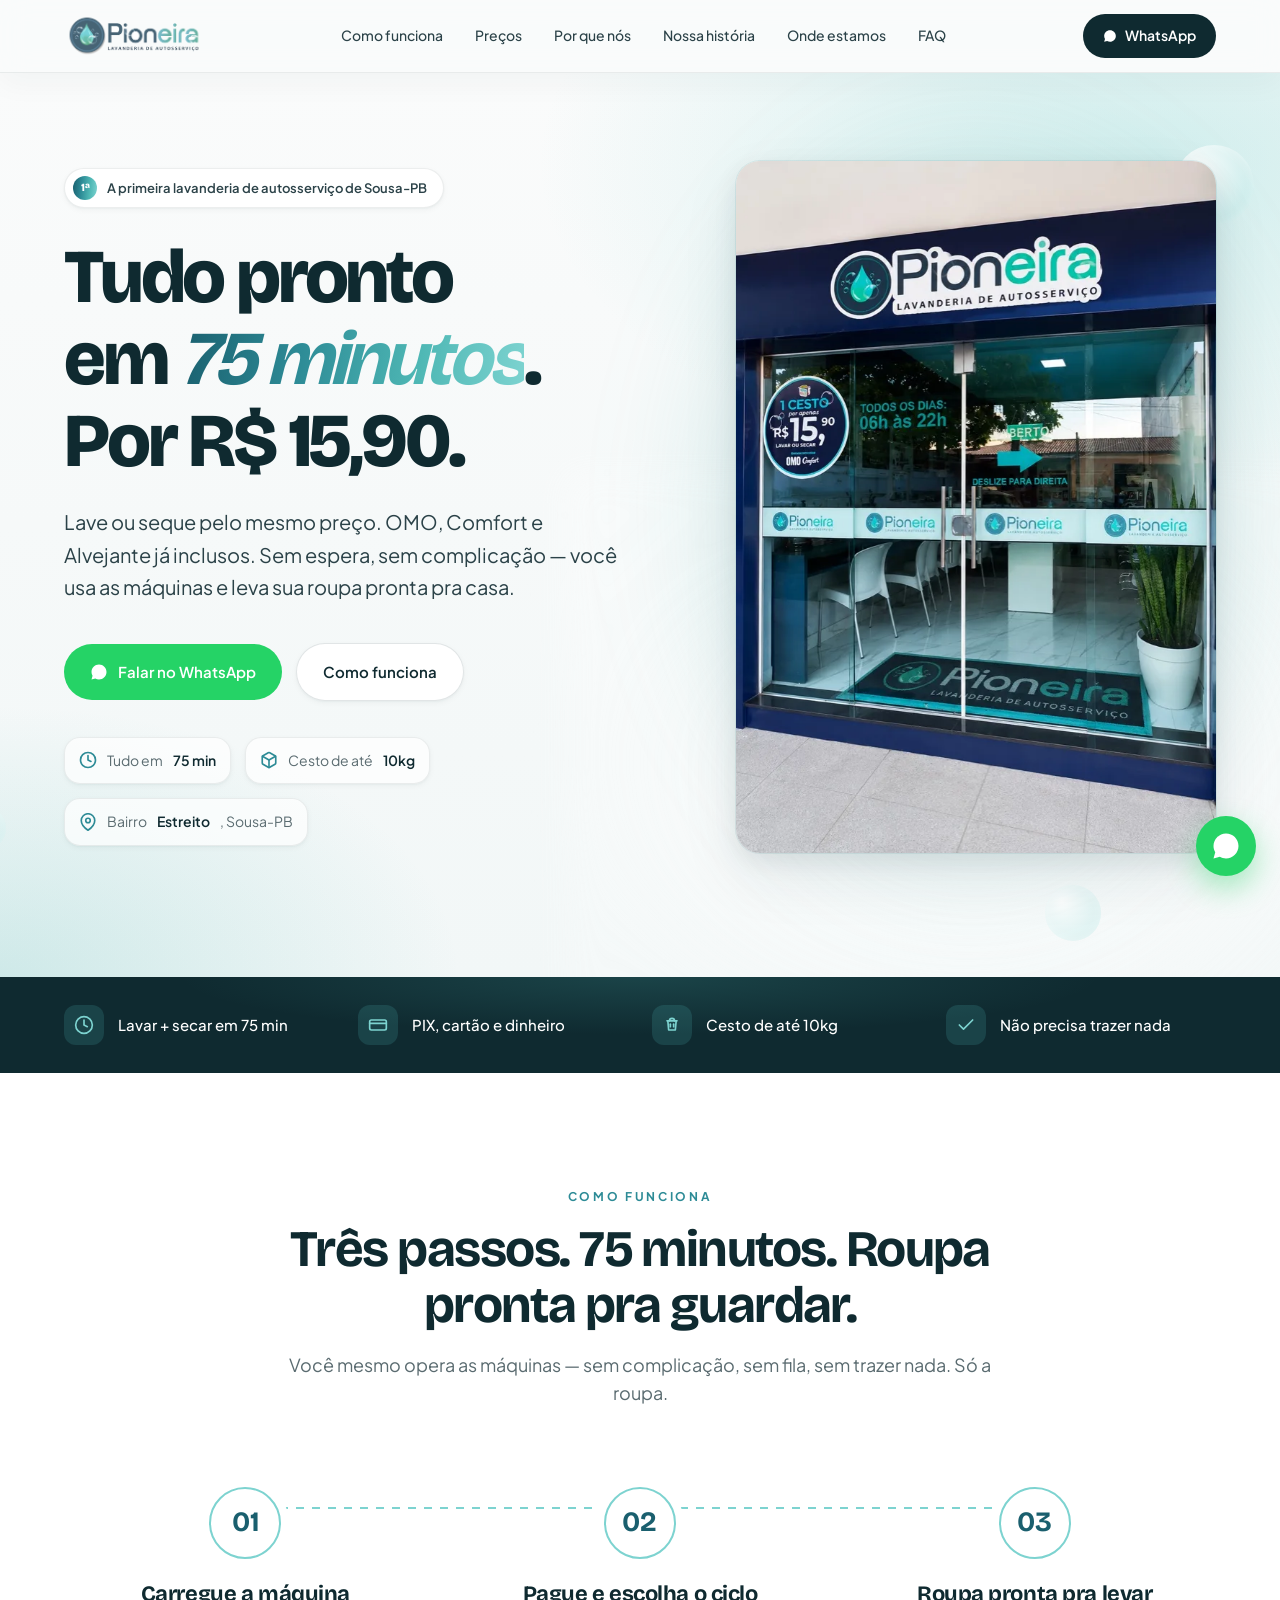
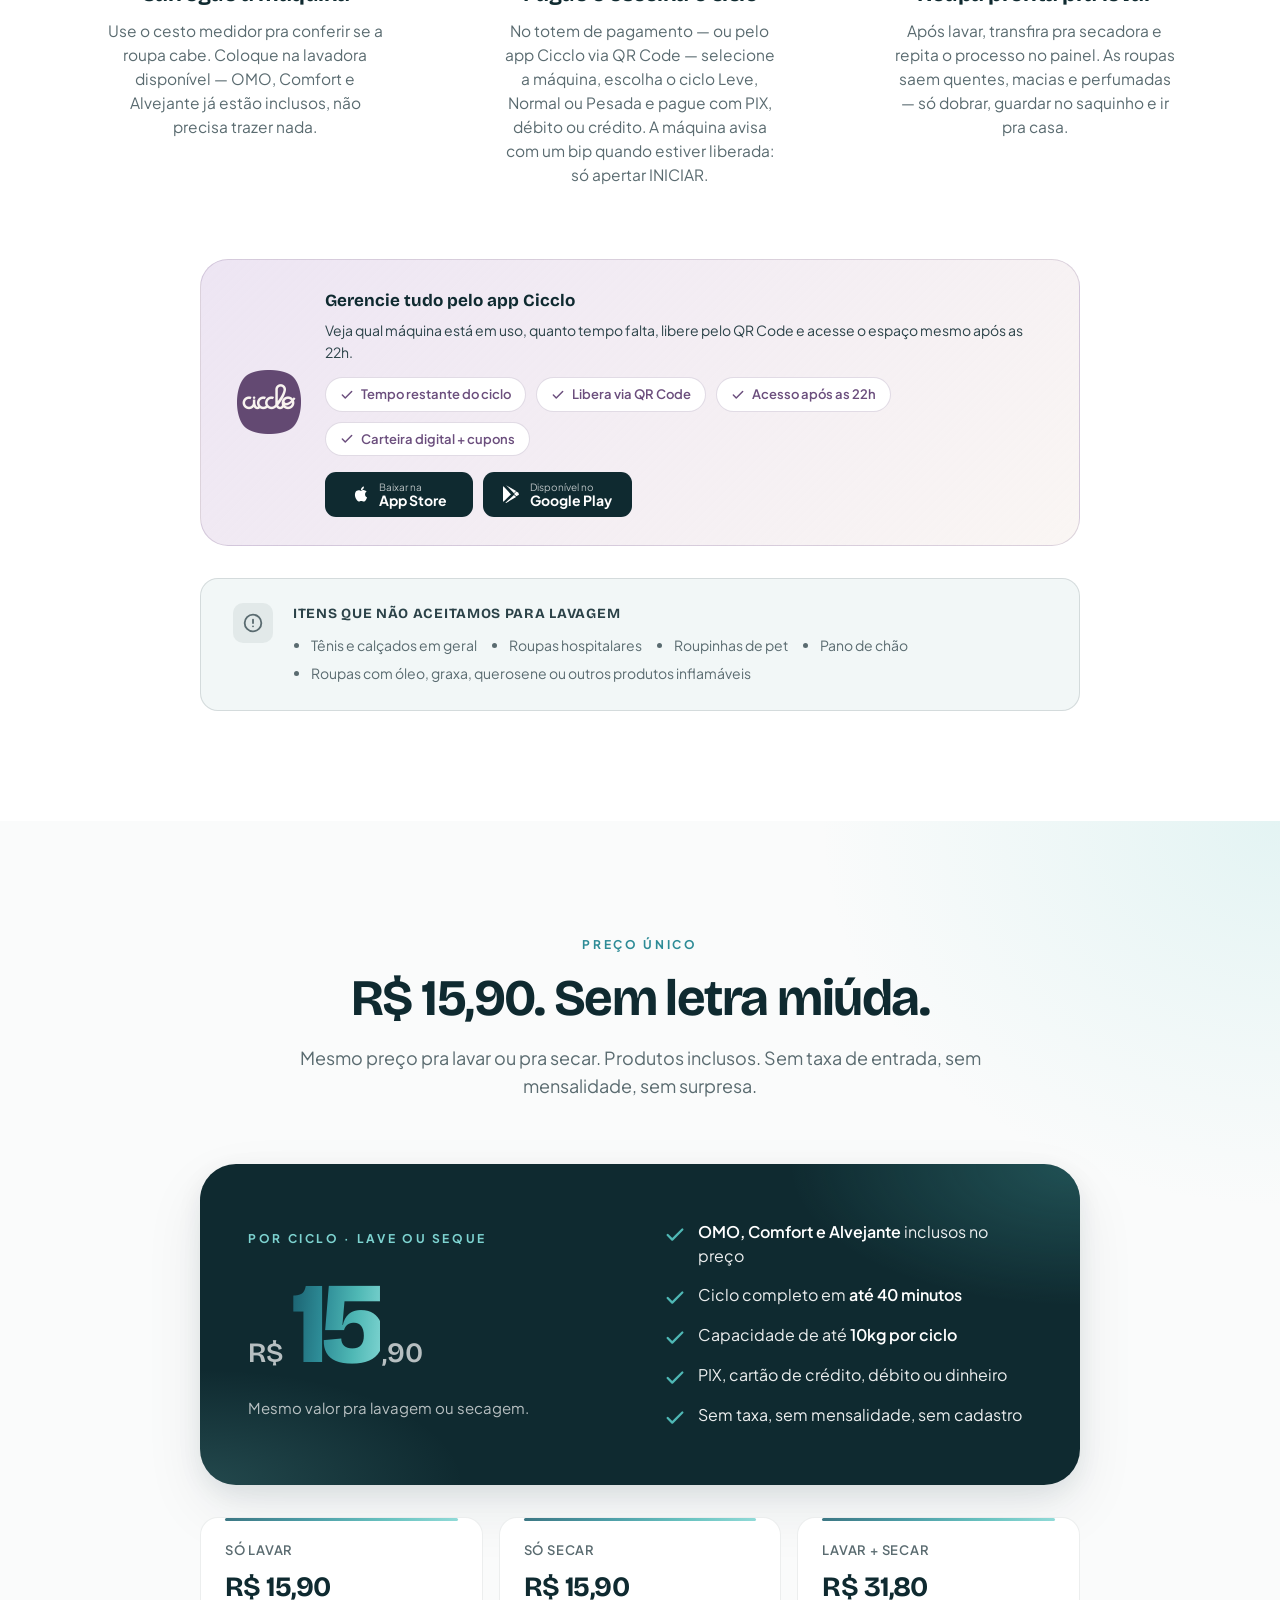
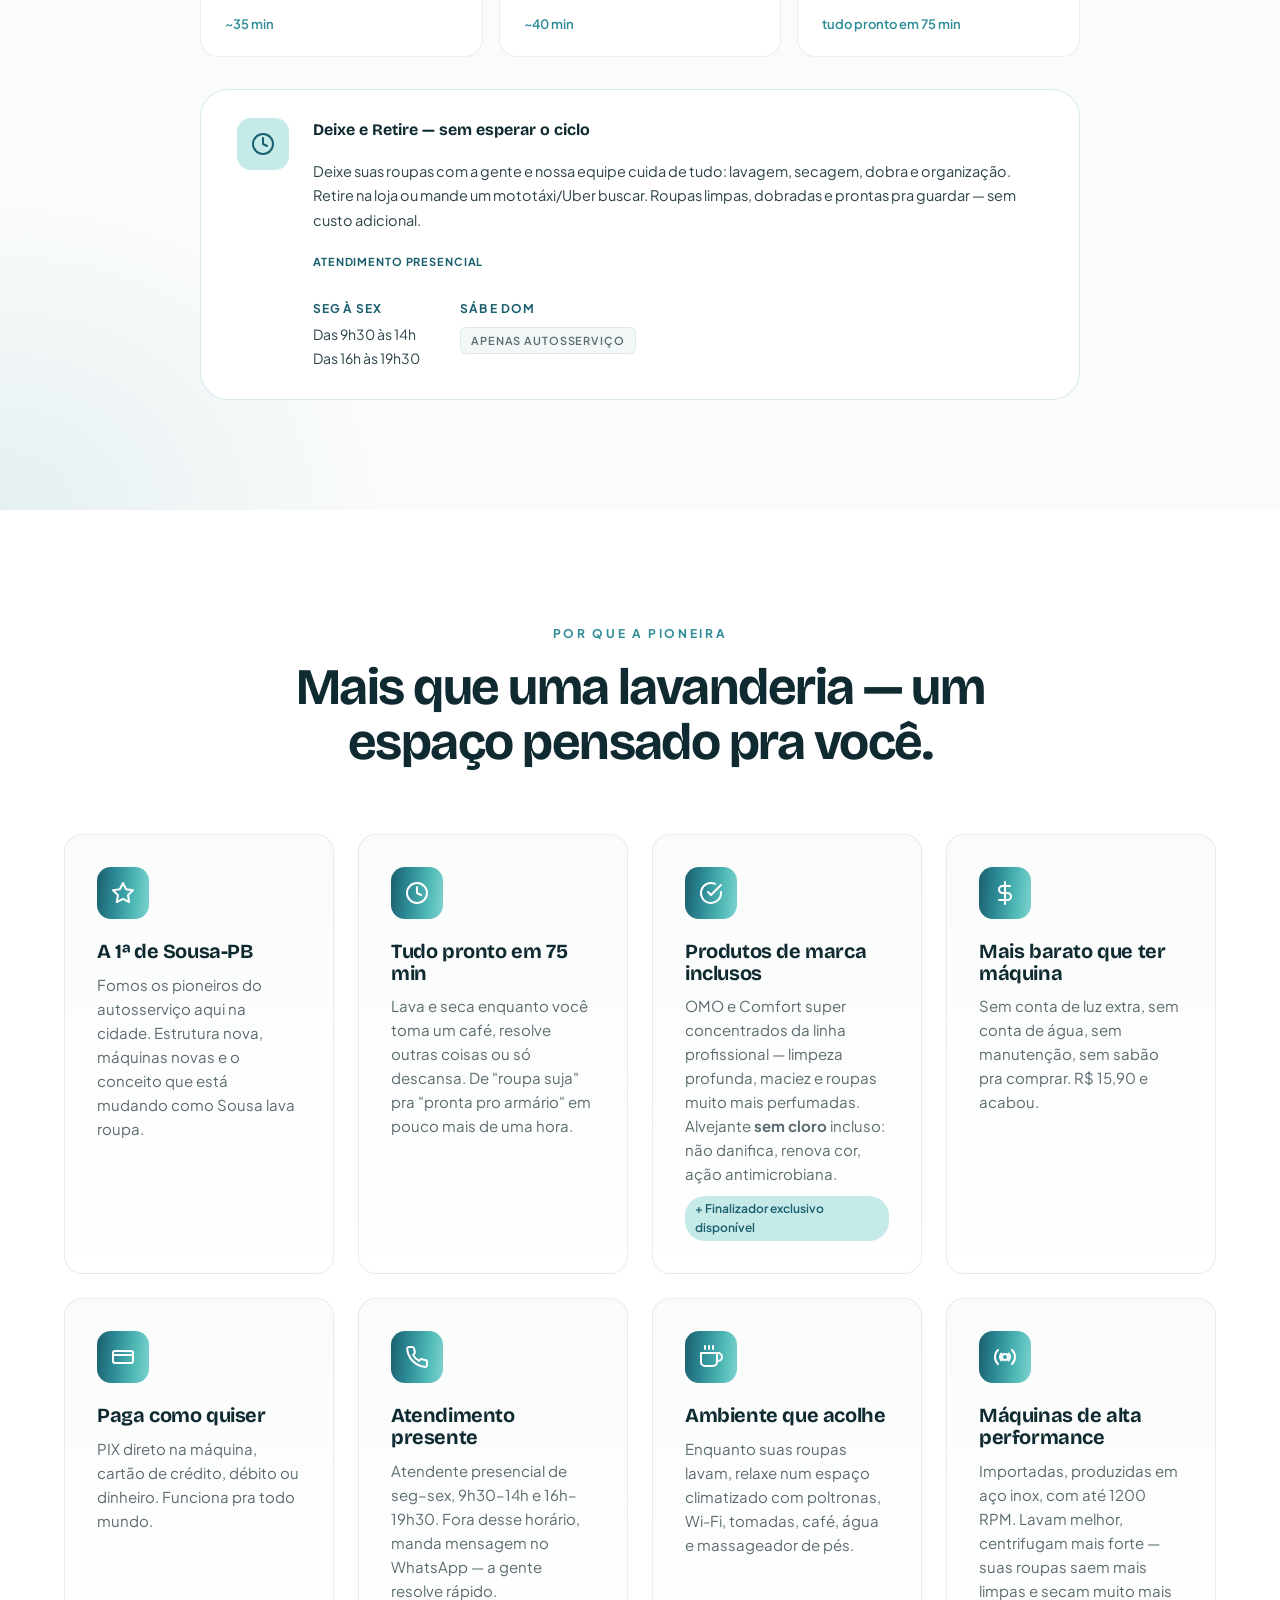
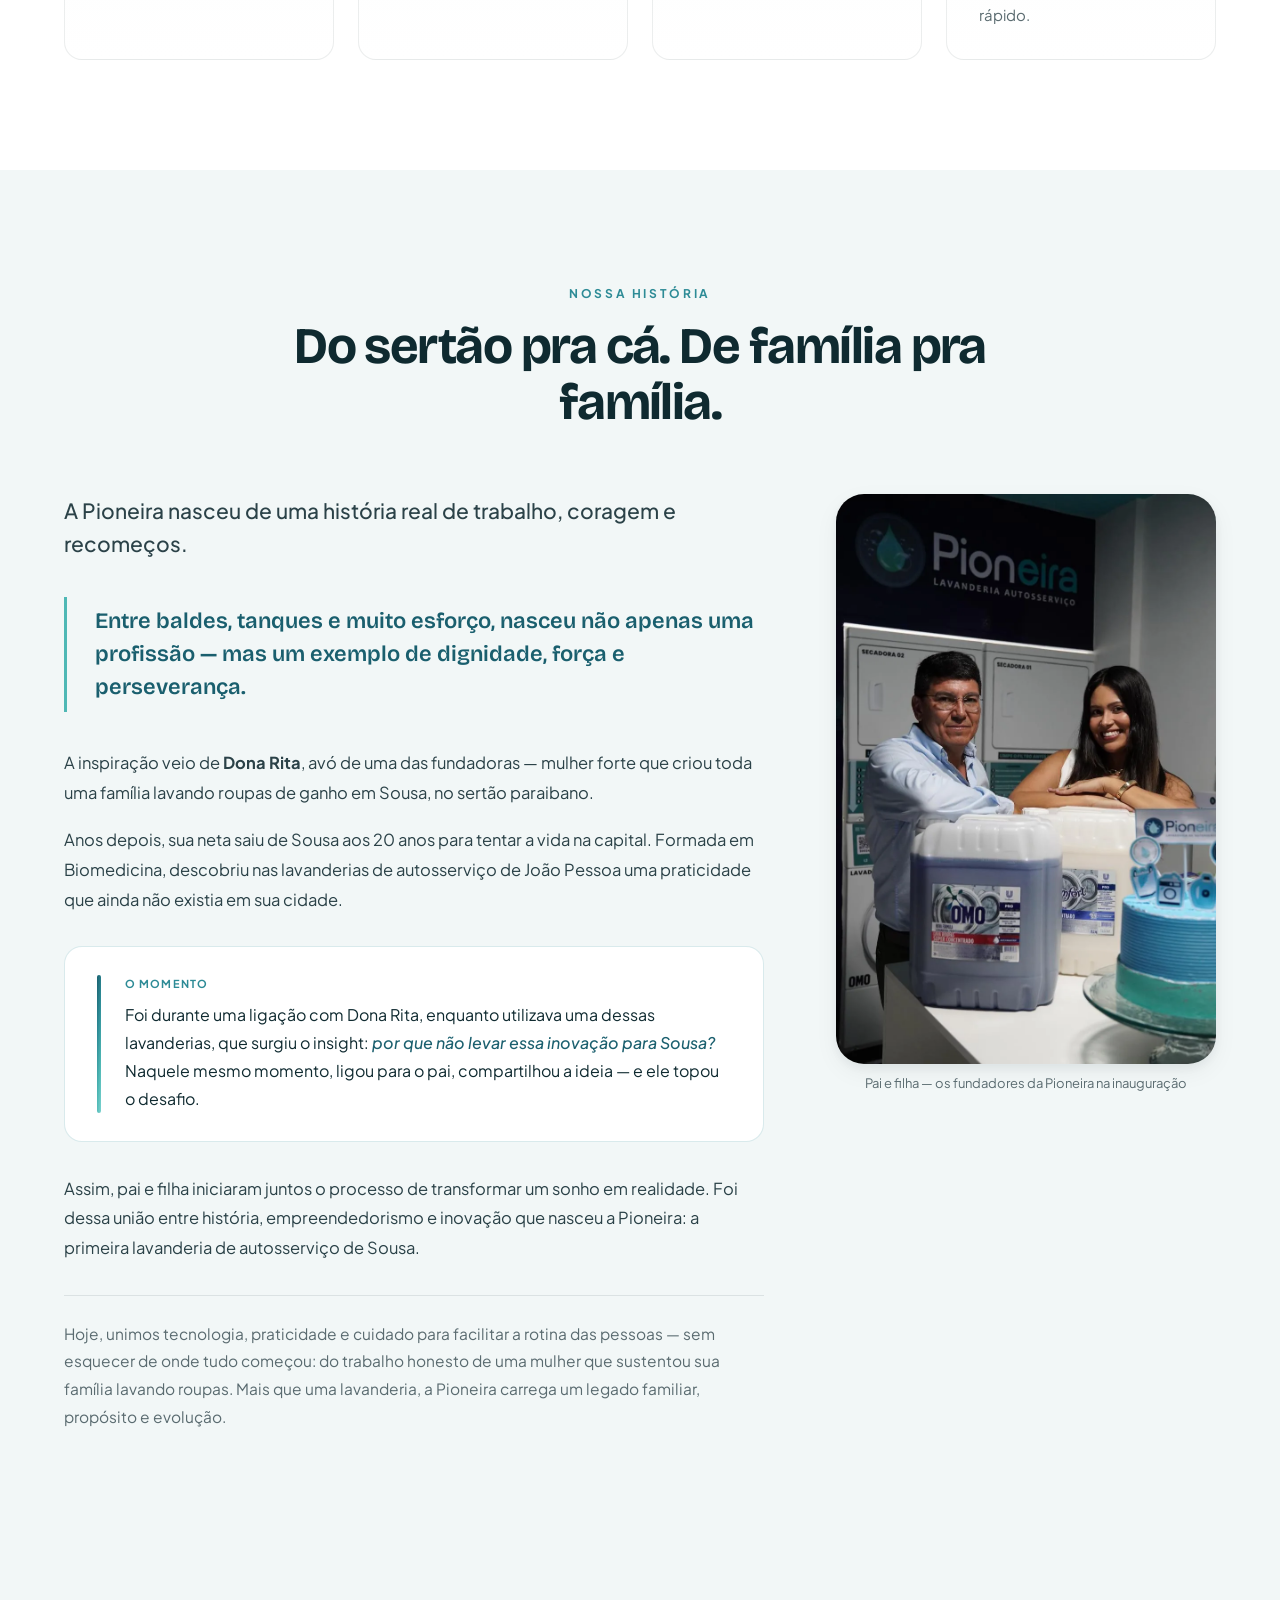
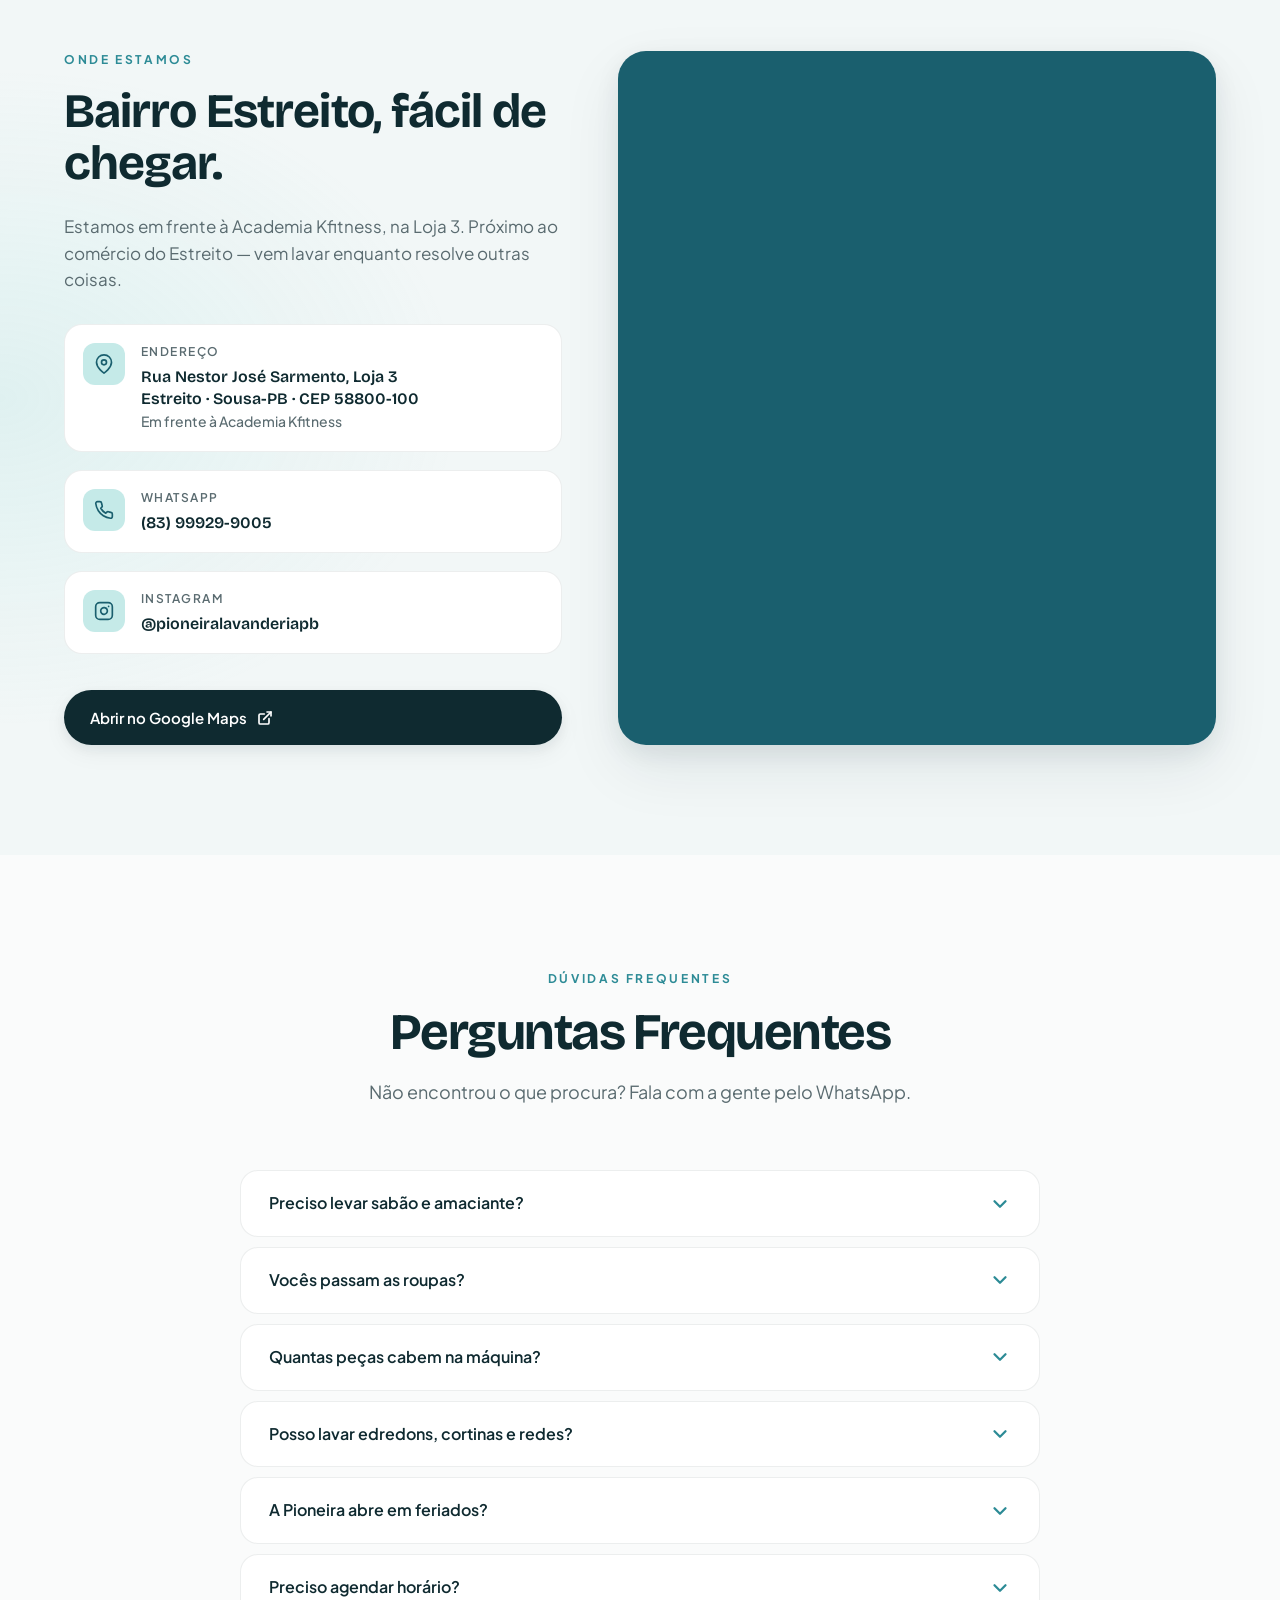
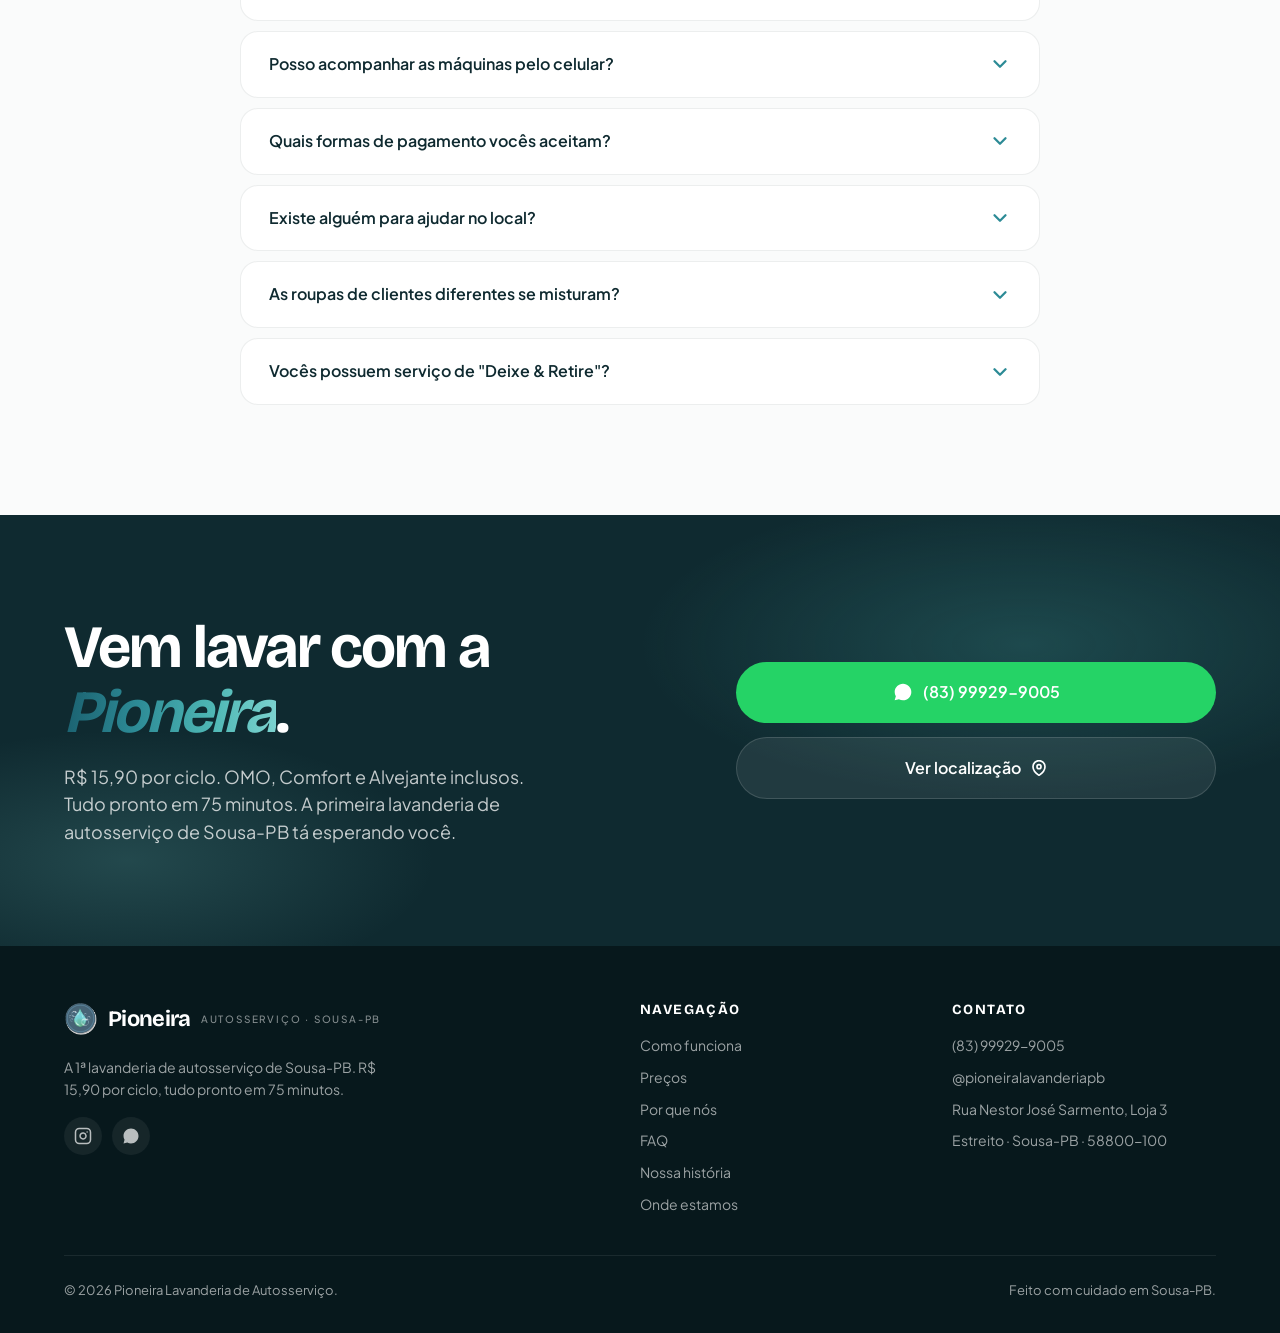
<file: index.html>
<!DOCTYPE html>
<html lang="pt-BR">
<head>
  <meta charset="UTF-8" />
  <meta name="viewport" content="width=device-width, initial-scale=1.0" />
  <meta name="description" content="Pioneira — A 1ª lavanderia de autosserviço de Sousa-PB. Tudo pronto em 75 minutos por apenas R$ 15,90 por ciclo. OMO, Comfort e Alvejante inclusos." />
  <meta name="theme-color" content="#1A5F6E" />

  <link rel="canonical" href="https://pioneiralavanderia.com.br" />

  <!-- Open Graph -->
  <meta property="og:title" content="Pioneira — A 1ª lavanderia de autosserviço de Sousa-PB" />
  <meta property="og:description" content="Tudo pronto em 75 minutos. R$ 15,90 por ciclo. OMO, Comfort e Alvejante inclusos." />
  <meta property="og:type" content="website" />
  <meta property="og:url" content="https://pioneiralavanderia.com.br" />
  <meta property="og:locale" content="pt_BR" />
  <meta property="og:image" content="https://pioneiralavanderia.com.br/assets/og-image.jpg" />
  <meta property="og:image:width" content="1200" />
  <meta property="og:image:height" content="630" />

  <!-- Twitter / X card -->
  <meta name="twitter:card" content="summary_large_image" />
  <meta name="twitter:title" content="Pioneira — A 1ª lavanderia de autosserviço de Sousa-PB" />
  <meta name="twitter:description" content="Tudo pronto em 75 minutos. R$ 15,90 por ciclo. OMO, Comfort e Alvejante inclusos." />

  <!-- Favicon -->
  <link rel="icon" type="image/png" sizes="512x512" href="assets/pioneira-logo-assets/pioneira-icon-512.png" />
  <link rel="icon" type="image/png" sizes="32x32" href="assets/pioneira-logo-assets/pioneira-icon-transparent.png" />
  <link rel="apple-touch-icon" href="assets/pioneira-logo-assets/pioneira-icon-512.png" />

  <title>Pioneira — Lavanderia de Autosserviço em Sousa-PB</title>

  <!-- Structured Data: LocalBusiness -->
  <script type="application/ld+json">
  {
    "@context": "https://schema.org",
    "@type": "LaundryOrDryCleaningService",
    "name": "Pioneira — Lavanderia de Autosserviço",
    "description": "A 1ª lavanderia de autosserviço de Sousa-PB. Lave e seque suas roupas em até 75 minutos por R$ 15,90 por ciclo. OMO, Comfort e Alvejante inclusos. Acesso livre das 6h às 22h; acesso 24h pelo app Cicclo.",
    "url": "https://pioneiralavanderia.com.br",
    "telephone": "+558399929005",
    "openingHours": "Mo-Su 06:00-22:00",
    "address": {
      "@type": "PostalAddress",
      "streetAddress": "Rua Nestor José Sarmento, Loja 3",
      "addressLocality": "Sousa",
      "addressRegion": "PB",
      "postalCode": "58800-100",
      "addressCountry": "BR"
    },
    "priceRange": "R$",
    "currenciesAccepted": "BRL",
    "paymentAccepted": "Cash, Credit Card, Debit Card, PIX",
    "areaServed": {
      "@type": "City",
      "name": "Sousa",
      "address": {
        "@type": "PostalAddress",
        "addressRegion": "PB",
        "addressCountry": "BR"
      }
    },
    "sameAs": [
      "https://www.instagram.com/pioneiralavanderiapb/"
    ]
  }
  </script>

  <!-- Fonts -->
  <link rel="preconnect" href="https://fonts.googleapis.com" />
  <link rel="preconnect" href="https://fonts.gstatic.com" crossorigin />
  <link href="https://fonts.googleapis.com/css2?family=Bricolage+Grotesque:opsz,wght@12..96,400;12..96,500;12..96,600;12..96,700;12..96,800&family=Plus+Jakarta+Sans:wght@400;500;600;700&display=swap" rel="stylesheet" />

  <style>
    /* ============================
       DESIGN TOKENS
       ============================ */
    :root {
      --teal-deep:   #1A5F6E;
      --teal-mid:    #2D8B96;
      --teal-bright: #4FB8B5;
      --teal-light:  #7DD3D0;
      --teal-soft:   #C5EAE8;

      --cream:       #FAFBFB;
      --paper:       #F2F7F7;
      --ink:         #0F2A30;
      --ink-soft:    #2B4248;
      --gray:        #5A6B70;
      --line:        rgba(15, 42, 48, 0.08);

      --brand-gradient: linear-gradient(95deg, #1A5F6E 0%, #2D8B96 35%, #4FB8B5 70%, #7DD3D0 100%);

      --cicclo-purple:  #6B4E7D;
      --cicclo-purple-light: #EDE5F3;
      --cicclo-cream:   #F5EDE8;

      --font-display: 'Bricolage Grotesque', 'Plus Jakarta Sans', system-ui, sans-serif;
      --font-body:    'Plus Jakarta Sans', system-ui, sans-serif;

      --shadow-sm: 0 1px 2px rgba(15, 42, 48, 0.04), 0 2px 6px rgba(15, 42, 48, 0.04);
      --shadow-md: 0 4px 12px rgba(15, 42, 48, 0.06), 0 8px 24px rgba(15, 42, 48, 0.05);
      --shadow-lg: 0 8px 24px rgba(15, 42, 48, 0.08), 0 24px 60px rgba(15, 42, 48, 0.08);
      --shadow-brand: 0 8px 28px rgba(45, 139, 150, 0.28);

      --radius-md: 18px;
      --radius-lg: 28px;
      --radius-xl: 36px;

      --container: 1200px;
    }

    *, *::before, *::after { box-sizing: border-box; }
    html { scroll-behavior: smooth; scroll-padding-top: 92px; -webkit-text-size-adjust: 100%; }
    body {
      margin: 0;
      font-family: var(--font-body);
      color: var(--ink);
      background: var(--cream);
      line-height: 1.55;
      -webkit-font-smoothing: antialiased;
      overflow-x: hidden;
    }
    img, svg { display: block; max-width: 100%; }
    a { color: inherit; text-decoration: none; }
    button { font: inherit; cursor: pointer; border: 0; background: none; }
    h1, h2, h3, h4 {
      font-family: var(--font-display);
      font-weight: 700;
      line-height: 1.08;
      letter-spacing: -0.02em;
      color: var(--ink);
      margin: 0;
    }
    p { margin: 0; }
    .container { max-width: var(--container); margin: 0 auto; padding: 0 24px; }

    /* NAVBAR */
    .nav {
      position: sticky; top: 0; z-index: 50;
      backdrop-filter: saturate(180%) blur(14px);
      -webkit-backdrop-filter: saturate(180%) blur(14px);
      background: rgba(250, 251, 251, 0.84);
      border-bottom: 1px solid var(--line);
      box-shadow: 0 10px 30px rgba(15, 42, 48, 0.04);
    }
    .nav-inner { display: flex; align-items: center; justify-content: space-between; height: 72px; }
    .logo-img { display: flex; align-items: center; }
    .logo-img img { height: 48px; width: auto; display: block; }
    .logo {
      font-family: var(--font-display);
      font-weight: 700;
      font-size: 26px;
      letter-spacing: -0.03em;
      background: var(--brand-gradient);
      -webkit-background-clip: text;
      background-clip: text;
      color: transparent;
      display: inline-flex;
      align-items: center;
      gap: 10px;
    }
    .logo img { height: 34px; width: auto; flex-shrink: 0; }
    .logo small {
      font-family: var(--font-body);
      font-weight: 500;
      font-size: 10px;
      letter-spacing: 0.18em;
      text-transform: uppercase;
      color: var(--gray);
      background: none;
      -webkit-text-fill-color: var(--gray);
    }
    .nav-links { display: flex; gap: 32px; align-items: center; }
    .nav-links a {
      font-size: 14px; font-weight: 500; color: var(--ink-soft);
      transition: color 0.2s ease;
      position: relative;
      padding: 6px 0;
    }
    .nav-links a::after {
      content: "";
      position: absolute;
      left: 0;
      bottom: 0;
      width: 100%;
      height: 2px;
      border-radius: 999px;
      background: var(--brand-gradient);
      transform: scaleX(0);
      transform-origin: left;
      transition: transform 0.2s ease;
    }
    .nav-links a:hover { color: var(--teal-mid); }
    .nav-links a:hover::after { transform: scaleX(1); }
    .nav-cta {
      padding: 11px 20px; border-radius: 999px;
      background: var(--ink); color: white;
      font-size: 14px; font-weight: 600;
      transition: transform 0.2s ease, box-shadow 0.2s ease;
      display: inline-flex; align-items: center; gap: 8px;
    }
    .nav-cta:hover { transform: translateY(-1px); box-shadow: var(--shadow-md); }
    @media (max-width: 820px) {
      .nav-links { display: none; }
      .nav-cta { padding: 9px 16px; font-size: 13px; }
    }

    /* MOBILE NAV DRAWER */
    .nav-mobile { display: none; }
    @media (max-width: 820px) {
      .nav-mobile { display: block; position: relative; }
      .nav-burger {
        list-style: none; cursor: pointer;
        padding: 8px; border-radius: 10px;
        color: var(--ink); display: flex; align-items: center; justify-content: center;
        transition: background 0.15s ease;
        user-select: none; -webkit-user-select: none;
      }
      .nav-burger::-webkit-details-marker { display: none; }
      .nav-burger::marker { display: none; }
      .nav-mobile[open] .nav-burger { background: var(--paper); }
      .nav-drawer {
        position: absolute; top: calc(100% + 10px); right: 0;
        background: white; border: 1px solid var(--line);
        border-radius: var(--radius-md); box-shadow: var(--shadow-lg);
        padding: 8px; min-width: 220px;
        display: flex; flex-direction: column; gap: 2px;
        z-index: 200;
      }
      .nav-drawer a {
        padding: 13px 16px; border-radius: 10px;
        font-weight: 500; font-size: 15px; color: var(--ink);
        transition: background 0.15s ease;
        display: block;
      }
      .nav-drawer a:hover { background: var(--paper); color: var(--teal-mid); }
    }

    /* HERO */
    .hero { position: relative; padding: 88px 0 124px; overflow: hidden; isolation: isolate; }
    .hero::before {
      content: ""; position: absolute; inset: 0; z-index: -2;
      background:
        radial-gradient(80% 60% at 90% 10%, rgba(125, 211, 208, 0.32), transparent 60%),
        radial-gradient(60% 50% at 0% 100%, rgba(79, 184, 181, 0.22), transparent 60%),
        linear-gradient(180deg, var(--cream) 0%, var(--paper) 100%);
    }
    .hero::after {
      content: "";
      position: absolute;
      inset: auto -10% -16% 44%;
      height: 72%;
      z-index: -1;
      background:
        radial-gradient(closest-side, rgba(255, 255, 255, 0.8), rgba(255, 255, 255, 0)),
        linear-gradient(135deg, rgba(255, 255, 255, 0.38), rgba(255, 255, 255, 0));
      filter: blur(18px);
      opacity: 0.75;
      pointer-events: none;
    }
    .hero-grid { display: grid; grid-template-columns: 1.15fr 1fr; gap: clamp(40px, 5vw, 72px); align-items: center; }
    .hero-copy { max-width: 640px; }
    .hero-eyebrow {
      display: inline-flex; align-items: center; gap: 10px;
      padding: 7px 16px 7px 8px;
      background: white; border: 1px solid var(--line);
      border-radius: 999px;
      font-size: 13px; font-weight: 600; color: var(--ink-soft);
      box-shadow: var(--shadow-sm); margin-bottom: 28px;
    }
    .hero-eyebrow .badge {
      width: 24px; height: 24px; border-radius: 50%;
      background: var(--brand-gradient); color: white;
      display: inline-flex; align-items: center; justify-content: center;
      font-size: 11px; font-weight: 800; font-family: var(--font-display);
    }
    .hero h1 { font-size: clamp(40px, 6vw, 76px); font-weight: 800; letter-spacing: -0.042em; text-wrap: balance; }
    .hero h1 .accent {
      background: var(--brand-gradient);
      -webkit-background-clip: text; background-clip: text; color: transparent;
      font-style: italic; font-weight: 700;
    }
    .hero-sub { margin-top: 24px; font-size: clamp(18px, 2vw, 20px); color: var(--ink-soft); max-width: 560px; line-height: 1.62; }
    .hero-ctas { margin-top: 40px; display: flex; gap: 14px; flex-wrap: wrap; align-items: center; }
    .btn {
      display: inline-flex; align-items: center; gap: 10px;
      padding: 16px 26px; border-radius: 999px;
      font-weight: 600; font-size: 15px;
      transition: transform 0.2s ease, box-shadow 0.2s ease, background 0.2s ease, border-color 0.2s ease;
      white-space: nowrap;
    }
    .btn-primary { background: var(--ink); color: white; box-shadow: var(--shadow-md); }
    .btn-primary:hover { transform: translateY(-2px); background: var(--teal-deep); box-shadow: var(--shadow-brand); }
    .btn-secondary { background: rgba(255, 255, 255, 0.92); color: var(--ink); border: 1px solid rgba(15, 42, 48, 0.12); box-shadow: var(--shadow-sm); }
    .btn-secondary:hover { transform: translateY(-2px); box-shadow: var(--shadow-md); border-color: rgba(45, 139, 150, 0.22); }
    .btn-whats { background: #25D366; color: white; }
    .btn-whats:hover { transform: translateY(-2px); background: #1FB855; box-shadow: 0 8px 28px rgba(37, 211, 102, 0.35); }
    .hero-trust { margin-top: 36px; display: flex; gap: 14px; flex-wrap: wrap; align-items: center; font-size: 14px; color: var(--gray); }
    .trust-item {
      display: inline-flex; align-items: center; gap: 10px;
      padding: 12px 14px;
      background: rgba(255, 255, 255, 0.7);
      border: 1px solid rgba(15, 42, 48, 0.08);
      border-radius: 16px;
      box-shadow: var(--shadow-sm);
    }
    .trust-item svg { color: var(--teal-mid); }
    .trust-item b { color: var(--ink); font-weight: 600; }

    /* HERO VISUAL */
    .hero-visual {
      position: relative;
      width: min(100%, 480px);
      justify-self: end;
      align-self: center;
    }
    .hero-visual::before {
      content: "";
      position: absolute;
      inset: -8% -12%;
      border-radius: 50%;
      background: radial-gradient(circle, rgba(79, 184, 181, 0.22), rgba(79, 184, 181, 0));
      filter: blur(48px);
      z-index: -1;
    }
    .hero-photo {
      width: 100%;
      height: auto;
      display: block;
      border-radius: 24px;
      box-shadow: var(--shadow-lg), 0 0 0 1px rgba(45, 139, 150, 0.10);
    }
    .bubble {
      position: absolute; border-radius: 50%;
      background: radial-gradient(circle at 30% 30%, rgba(255, 255, 255, 0.9), rgba(125, 211, 208, 0.3));
      box-shadow: inset 0 0 12px rgba(255, 255, 255, 0.5);
      animation: float 6s ease-in-out infinite;
      pointer-events: none;
    }
    @keyframes float {
      0%, 100% { transform: translateY(0) translateX(0); }
      50% { transform: translateY(-20px) translateX(8px); }
    }
    .bubble.b1 { width: 80px; height: 80px; top: 8%; right: 2%; animation-delay: 0s; }
    .bubble.b2 { width: 44px; height: 44px; bottom: 14%; left: -3%; animation-delay: 1.5s; }
    .bubble.b3 { width: 28px; height: 28px; top: 30%; left: 6%; animation-delay: 3s; }
    .bubble.b4 { width: 56px; height: 56px; bottom: 4%; right: 14%; animation-delay: 2s; }
    @media (max-width: 900px) {
      .hero { padding: 56px 0 88px; }
      .hero-grid { grid-template-columns: 1fr; gap: 48px; }
      .hero-visual { width: min(100%, 380px); justify-self: center; }
    }
    @media (max-width: 640px) {
      .hero-trust { display: grid; grid-template-columns: 1fr; }
      .hero-ctas .btn { width: 100%; justify-content: center; }
      .hero-ctas .btn-secondary {
        background: transparent; border-color: transparent; box-shadow: none;
        color: var(--teal-deep); font-size: 14px; padding: 10px 0;
        text-decoration: underline; text-underline-offset: 3px;
      }
      .hero-ctas .btn-secondary:hover { transform: none; color: var(--teal-mid); }
    }

    /* FEATURES STRIP */
    .features-strip { background: var(--ink); color: white; padding: 28px 0; position: relative; overflow: hidden; }
    .features-strip::before {
      content: ""; position: absolute; inset: 0;
      background: radial-gradient(60% 100% at 50% 0%, rgba(79, 184, 181, 0.18), transparent 60%);
    }
    .strip-grid { display: grid; grid-template-columns: repeat(4, 1fr); gap: 24px; position: relative; }
    .strip-item { display: flex; align-items: center; gap: 14px; font-size: 15px; font-weight: 500; }
    .strip-icon {
      width: 40px; height: 40px; border-radius: 12px;
      background: rgba(79, 184, 181, 0.18); color: var(--teal-light);
      display: flex; align-items: center; justify-content: center; flex-shrink: 0;
    }
    @media (max-width: 820px) { .strip-grid { grid-template-columns: repeat(2, 1fr); } }

    /* SECTION COMMONS */
    section { padding: 110px 0; position: relative; scroll-margin-top: 92px; }
    .section-head { text-align: center; max-width: 720px; margin: 0 auto 64px; }
    .eyebrow {
      display: inline-block; font-size: 12px; font-weight: 700;
      letter-spacing: 0.22em; text-transform: uppercase;
      color: var(--teal-mid); margin-bottom: 16px;
    }
    .section-head h2 { font-size: clamp(32px, 4vw, 52px); font-weight: 700; letter-spacing: -0.03em; }
    .section-head p { margin-top: 18px; font-size: 18px; color: var(--gray); }

    /* HOW IT WORKS */
    .how { background: white; }
    .steps { display: grid; grid-template-columns: repeat(3, 1fr); gap: 32px; position: relative; }
    .steps::before {
      content: ""; position: absolute; top: 36px; left: 16%; right: 16%; height: 2px;
      background: repeating-linear-gradient(90deg, var(--teal-light) 0 8px, transparent 8px 16px);
      z-index: 0;
    }
    .step { position: relative; text-align: center; padding: 16px; }
    .step-num {
      width: 72px; height: 72px; border-radius: 50%;
      background: white; border: 2px solid var(--teal-light); color: var(--teal-deep);
      font-family: var(--font-display); font-size: 28px; font-weight: 700;
      display: flex; align-items: center; justify-content: center;
      margin: 0 auto 24px; position: relative; z-index: 1;
      box-shadow: 0 0 0 8px white;
      transition: transform 0.3s ease;
    }
    .step:hover .step-num {
      background: var(--brand-gradient); color: white; border-color: transparent; transform: scale(1.06);
    }
    .step h3 { font-size: 22px; margin-bottom: 12px; }
    .step p { color: var(--gray); font-size: 15.5px; max-width: 280px; margin: 0 auto; }
    @media (max-width: 820px) {
      .steps { grid-template-columns: 1fr; gap: 40px; }
      .steps::before { display: none; }
    }

    /* PRICING */
    .services {
      background:
        radial-gradient(60% 50% at 100% 0%, rgba(125, 211, 208, 0.18), transparent 60%),
        radial-gradient(50% 40% at 0% 100%, rgba(45, 139, 150, 0.10), transparent 60%),
        var(--cream);
    }
    .price-hero {
      max-width: 880px; margin: 0 auto;
      background: var(--ink); color: white;
      border-radius: var(--radius-xl);
      padding: 56px 48px;
      box-shadow: var(--shadow-lg);
      position: relative; overflow: hidden;
      display: grid; grid-template-columns: 1fr 1fr; gap: 48px; align-items: center;
    }
    .price-hero::before {
      content: ""; position: absolute; inset: 0; pointer-events: none;
      background:
        radial-gradient(60% 80% at 100% 0%, rgba(79, 184, 181, 0.28), transparent 55%),
        radial-gradient(50% 60% at 0% 100%, rgba(125, 211, 208, 0.18), transparent 60%);
    }
    .price-hero > * { position: relative; }
    .price-tag-top {
      font-size: 12px; font-weight: 700; letter-spacing: 0.22em;
      text-transform: uppercase; color: var(--teal-light); margin-bottom: 18px;
    }
    .price-big { font-family: var(--font-display); display: flex; align-items: baseline; gap: 8px; }
    .price-big .currency { font-size: 28px; font-weight: 600; color: rgba(255,255,255,0.7); }
    .price-big .amount {
      font-size: clamp(72px, 9vw, 120px); font-weight: 800;
      letter-spacing: -0.05em; line-height: 1;
      background: var(--brand-gradient);
      -webkit-background-clip: text; background-clip: text; color: transparent;
    }
    .price-big .cents { font-size: 28px; font-weight: 600; color: rgba(255,255,255,0.7); margin-left: -6px; }
    .price-unit { font-size: 15px; color: rgba(255,255,255,0.7); margin-top: 14px; }
    .price-features { list-style: none; padding: 0; margin: 0; display: grid; gap: 14px; }
    .price-features li {
      display: flex; align-items: flex-start; gap: 12px;
      font-size: 16px; color: rgba(255,255,255,0.92);
    }
    .price-features svg { flex-shrink: 0; margin-top: 4px; color: var(--teal-bright); }
    .price-features b { color: white; font-weight: 600; }

    .combos {
      max-width: 880px; margin: 32px auto 0;
      display: grid; grid-template-columns: repeat(3, 1fr); gap: 16px;
    }
    .combo {
      background: white; border: 1px solid var(--line);
      border-radius: var(--radius-md);
      padding: 22px 24px;
      transition: transform 0.2s ease, box-shadow 0.2s ease, border-color 0.2s ease;
      position: relative;
      overflow: hidden;
    }
    .combo::before {
      content: "";
      position: absolute;
      top: 0;
      left: 24px;
      right: 24px;
      height: 3px;
      border-radius: 999px;
      background: var(--brand-gradient);
      opacity: 0.85;
    }
    .combo:hover { transform: translateY(-3px); box-shadow: var(--shadow-md); border-color: rgba(45, 139, 150, 0.18); }
    .combo .name { font-size: 13px; font-weight: 600; color: var(--gray); letter-spacing: 0.06em; text-transform: uppercase; }
    .combo .price { font-family: var(--font-display); font-size: 28px; font-weight: 700; color: var(--ink); margin-top: 6px; letter-spacing: -0.02em; }
    .combo .time { font-size: 13px; color: var(--teal-mid); margin-top: 4px; font-weight: 600; }
    @media (max-width: 820px) {
      .price-hero { grid-template-columns: 1fr; padding: 40px 28px; gap: 32px; }
      .combos { grid-template-columns: 1fr; }
    }

    /* WHY US */
    .why { background: white; }
    .why-grid { display: grid; grid-template-columns: repeat(4, 1fr); gap: 24px; }
    @media (max-width: 1100px) { .why-grid { grid-template-columns: repeat(2, 1fr); } }
    .why-badge {
      display: inline-block; margin-top: 10px;
      font-size: 12px; font-weight: 600; padding: 4px 10px; border-radius: 20px;
      background: var(--teal-soft); color: var(--teal-deep);
    }
    .why-card {
      padding: 32px; border-radius: var(--radius-md);
      border: 1px solid var(--line);
      background: linear-gradient(180deg, var(--cream) 0%, white 100%);
      transition: transform 0.3s ease, box-shadow 0.3s ease;
    }
    .why-card:hover { transform: translateY(-4px); box-shadow: var(--shadow-md); }
    .why-icon {
      width: 52px; height: 52px; border-radius: 14px;
      background: var(--brand-gradient); color: white;
      display: flex; align-items: center; justify-content: center;
      margin-bottom: 22px;
    }
    .why-card h3 { font-size: 20px; margin-bottom: 10px; }
    .why-card p { color: var(--gray); font-size: 15px; line-height: 1.6; }
    @media (max-width: 600px) { .why-grid { grid-template-columns: 1fr; } }

    /* FAQ */
    .faq { background: var(--cream); }
    .faq-list { max-width: 800px; margin: 0 auto; display: flex; flex-direction: column; gap: 10px; }
    details.faq-item {
      border: 1px solid var(--line); border-radius: var(--radius-md);
      background: white; overflow: hidden;
      transition: box-shadow 0.2s ease;
    }
    details.faq-item[open] { box-shadow: 0 4px 20px rgba(26, 95, 110, 0.08); }
    details.faq-item summary {
      padding: 20px 28px; font-size: 16px; font-weight: 600;
      cursor: pointer; list-style: none;
      display: flex; justify-content: space-between; align-items: center; gap: 16px;
      user-select: none;
    }
    details.faq-item summary::-webkit-details-marker { display: none; }
    details.faq-item summary::after {
      content: ""; width: 22px; height: 22px; flex-shrink: 0;
      background-image: url("data:image/svg+xml,%3Csvg xmlns='http://www.w3.org/2000/svg' width='22' height='22' viewBox='0 0 24 24' fill='none' stroke='%232D8B96' stroke-width='2.5' stroke-linecap='round' stroke-linejoin='round'%3E%3Cpolyline points='6 9 12 15 18 9'/%3E%3C/svg%3E");
      background-size: contain; background-repeat: no-repeat;
      transition: transform 0.25s ease;
    }
    details.faq-item[open] summary::after { transform: rotate(180deg); }
    details.faq-item summary:hover { color: var(--teal-deep); }
    .faq-body { padding: 0 28px 22px; color: var(--gray); font-size: 15px; line-height: 1.7; }
    .faq-body p { margin: 0; }
    .faq-body p + p { margin-top: 10px; }
    .faq-body ul { margin: 8px 0 0 0; padding-left: 20px; }
    .faq-body ul li { margin-bottom: 4px; }
    @media (max-width: 820px) { details.faq-item summary { padding: 18px 20px; } .faq-body { padding: 0 20px 18px; } }

    /* LOCATION */
    .location {
      background:
        radial-gradient(60% 60% at 0% 50%, rgba(125, 211, 208, 0.16), transparent 60%),
        var(--paper);
    }
    .location-grid { display: grid; grid-template-columns: 1fr 1.2fr; gap: 56px; align-items: stretch; }
    .location-info { display: flex; flex-direction: column; justify-content: center; }
    .location-info h2 { font-size: clamp(32px, 4vw, 48px); margin-bottom: 24px; }
    .location-info > p { color: var(--gray); font-size: 17px; margin-bottom: 32px; }
    .info-list { display: grid; gap: 18px; margin-bottom: 36px; }
    .info-item {
      display: flex; gap: 16px; align-items: flex-start;
      padding: 18px; background: white;
      border-radius: var(--radius-md); border: 1px solid var(--line);
      transition: transform 0.2s ease, box-shadow 0.2s ease, border-color 0.2s ease;
    }
    .info-item:hover { transform: translateY(-2px); box-shadow: var(--shadow-sm); border-color: rgba(45, 139, 150, 0.16); }
    .info-item .icon {
      width: 42px; height: 42px; border-radius: 12px;
      background: var(--teal-soft); color: var(--teal-deep);
      display: flex; align-items: center; justify-content: center; flex-shrink: 0;
    }
    .info-item .label { font-size: 12px; font-weight: 600; color: var(--gray); text-transform: uppercase; letter-spacing: 0.12em; }
    .info-item .value { font-family: var(--font-display); font-size: 16px; font-weight: 600; color: var(--ink); margin-top: 4px; line-height: 1.4; }
    .info-item .value a { color: var(--ink); }
    .info-item .value a:hover { color: var(--teal-mid); }
    .info-item .ref { color: var(--gray); font-weight: 500; font-size: 14px; font-family: var(--font-body); }
    .map-wrap {
      border-radius: var(--radius-lg); overflow: hidden;
      box-shadow: var(--shadow-lg);
      min-height: 480px; background: var(--teal-deep); position: relative;
    }
    .map-wrap iframe { width: 100%; height: 100%; min-height: 480px; border: 0; display: block; }
    @media (max-width: 900px) {
      .location-grid { grid-template-columns: 1fr; gap: 40px; }
      .map-wrap, .map-wrap iframe { min-height: 360px; }
    }

    /* FINAL CTA */
    .final-cta { padding: 100px 0; background: var(--ink); color: white; position: relative; overflow: hidden; }
    .final-cta::before {
      content: ""; position: absolute; inset: 0;
      background:
        radial-gradient(50% 60% at 80% 30%, rgba(79, 184, 181, 0.22), transparent 60%),
        radial-gradient(40% 50% at 10% 80%, rgba(125, 211, 208, 0.18), transparent 60%);
    }
    .final-cta .container { position: relative; }
    .final-cta-grid { display: grid; grid-template-columns: 1.3fr 1fr; gap: 48px; align-items: center; }
    .final-cta h2 { color: white; font-size: clamp(36px, 5vw, 60px); letter-spacing: -0.03em; }
    .final-cta h2 .accent {
      background: var(--brand-gradient);
      -webkit-background-clip: text; background-clip: text; color: transparent;
      font-style: italic;
    }
    .final-cta p { color: rgba(255,255,255,0.75); font-size: 18px; margin-top: 18px; max-width: 500px; }
    .final-cta-actions { display: flex; flex-direction: column; gap: 14px; }
    .final-cta-actions .btn { justify-content: center; padding: 18px 28px; font-size: 16px; }
    .final-cta-actions .btn-secondary {
      background: rgba(255, 255, 255, 0.08);
      color: white;
      border-color: rgba(255, 255, 255, 0.14);
      box-shadow: none;
    }
    .final-cta-actions .btn-secondary:hover {
      border-color: rgba(125, 211, 208, 0.4);
      background: rgba(255, 255, 255, 0.12);
    }
    @media (max-width: 820px) { .final-cta-grid { grid-template-columns: 1fr; gap: 32px; } }

    /* FOOTER */
    .footer { padding: 56px 0 32px; background: #07181C; color: rgba(255,255,255,0.6); font-size: 14px; }
    .footer-grid { display: grid; grid-template-columns: 2fr 1fr 1fr; gap: 48px; margin-bottom: 40px; }
    .footer h4 { color: white; font-size: 14px; letter-spacing: 0.1em; text-transform: uppercase; margin-bottom: 18px; }
    .footer-brand .logo { font-size: 22px; -webkit-text-fill-color: white; background: none; color: white; }
    .footer-brand .logo small { -webkit-text-fill-color: rgba(255,255,255,0.5); color: rgba(255,255,255,0.5); }
    .footer-brand p { margin-top: 14px; max-width: 320px; line-height: 1.6; }
    .footer ul { list-style: none; padding: 0; margin: 0; display: grid; gap: 10px; }
    .footer a:hover { color: var(--teal-light); }
    .footer-bottom {
      border-top: 1px solid rgba(255,255,255,0.08);
      padding-top: 24px;
      display: flex; justify-content: space-between; flex-wrap: wrap; gap: 12px;
      font-size: 13px;
    }
    .footer-social { display: flex; gap: 10px; margin-top: 16px; }
    .footer-social a {
      width: 38px; height: 38px; border-radius: 50%;
      background: rgba(255,255,255,0.06);
      display: inline-flex; align-items: center; justify-content: center;
      color: rgba(255,255,255,0.7);
      transition: background 0.2s ease, color 0.2s ease, transform 0.2s ease;
    }
    .footer-social a:hover { background: var(--teal-mid); color: white; transform: translateY(-2px); }
    @media (max-width: 820px) { .footer-grid { grid-template-columns: 1fr; gap: 32px; } }

    /* DEIXE E RETIRE SCHEDULE CARD */
    .dr-card {
      max-width: 880px; margin: 32px auto 0;
      background: white;
      border: 1px solid rgba(45, 139, 150, 0.18);
      border-radius: var(--radius-lg);
      padding: 28px 36px;
      display: flex; align-items: flex-start; gap: 24px;
    }
    .dr-icon {
      width: 52px; height: 52px; border-radius: 14px; flex-shrink: 0;
      background: var(--teal-soft);
      display: flex; align-items: center; justify-content: center;
      color: var(--teal-deep);
    }
    .dr-body { flex: 1; }
    .dr-body strong {
      font-family: var(--font-display); font-size: 16px; font-weight: 700;
      color: var(--ink); display: block; margin-bottom: 16px;
    }
    .dr-desc { font-size: 14.5px; color: var(--ink-soft); line-height: 1.7; margin-bottom: 20px; }
    .dr-hours-label { font-size: 11px; font-weight: 700; color: var(--teal-deep); text-transform: uppercase; letter-spacing: 0.08em; display: block; margin-bottom: 10px; }
    .dr-schedule { display: flex; gap: 40px; flex-wrap: wrap; }
    .dr-slot h5 {
      font-size: 12px; font-weight: 700; color: var(--teal-deep);
      text-transform: uppercase; letter-spacing: 0.07em; margin-bottom: 5px;
    }
    .dr-slot p { font-size: 14px; color: var(--ink-soft); line-height: 1.7; }
    .dr-badge {
      display: inline-block; font-size: 11px; font-weight: 600;
      color: var(--gray); text-transform: uppercase; letter-spacing: 0.08em;
      background: var(--paper); border: 1px solid var(--line);
      border-radius: 6px; padding: 4px 10px; margin-top: 4px;
    }
    @media (max-width: 640px) {
      .dr-card { flex-direction: column; padding: 24px 20px; }
      .dr-schedule { gap: 20px; }
    }

    /* CICCLO APP CARD */
    .cicclo-card {
      max-width: 880px; margin: 56px auto 0;
      background: linear-gradient(135deg, var(--cicclo-purple-light) 0%, rgba(245, 237, 232, 0.5) 100%);
      border: 1px solid rgba(107, 78, 125, 0.2);
      border-radius: var(--radius-lg);
      padding: 28px 36px;
      display: flex; align-items: center; gap: 24px;
    }
    .cicclo-icon {
      width: 64px; height: 64px; border-radius: 16px; flex-shrink: 0;
      overflow: hidden;
    }
    .cicclo-icon img { width: 100%; height: 100%; object-fit: cover; display: block; }
    .cicclo-card-text strong {
      font-family: var(--font-display); font-size: 17px; font-weight: 700;
      color: var(--ink); display: block; margin-bottom: 6px;
    }
    .cicclo-card-text p { font-size: 14px; color: var(--ink-soft); }
    .cicclo-features { display: flex; gap: 10px; flex-wrap: wrap; margin-top: 14px; }
    .cicclo-feat {
      display: inline-flex; align-items: center; gap: 7px;
      font-size: 13px; font-weight: 600; color: var(--cicclo-purple);
      background: white; border-radius: 999px; padding: 6px 14px;
      border: 1px solid rgba(107, 78, 125, 0.2);
    }
    .cicclo-feat svg { color: var(--cicclo-purple); }
    .cicclo-downloads { display: flex; gap: 10px; flex-wrap: wrap; margin-top: 16px; }
    .cicclo-dl-btn {
      display: inline-flex; align-items: center; justify-content: center; gap: 9px;
      background: var(--ink); color: white;
      border-radius: 11px; padding: 10px 20px;
      text-decoration: none; transition: background 0.2s;
      min-width: 148px;
    }
    .cicclo-dl-btn:hover { background: var(--teal-deep); }
    .cicclo-dl-btn svg { flex-shrink: 0; }
    .cicclo-dl-btn span { display: flex; flex-direction: column; gap: 1px; align-items: flex-start; }
    .cicclo-dl-btn .dl-label { font-size: 10px; font-weight: 400; opacity: 0.7; line-height: 1; white-space: nowrap; }
    .cicclo-dl-btn .dl-store { font-size: 14px; font-weight: 700; line-height: 1; white-space: nowrap; }
    @media (max-width: 640px) {
      .cicclo-card { flex-direction: column; padding: 24px 20px; text-align: center; }
      .cicclo-features { justify-content: center; }
      .cicclo-downloads { justify-content: center; }
    }

    /* RESTRICTIONS NOTE */
    .restrictions-note {
      max-width: 880px; margin: 32px auto 0;
      background: var(--paper);
      border: 1px solid rgba(90, 107, 112, 0.2);
      border-radius: var(--radius-md);
      padding: 24px 32px;
      display: flex; align-items: flex-start; gap: 20px;
    }
    .restrictions-icon {
      width: 40px; height: 40px; border-radius: 10px; flex-shrink: 0;
      background: rgba(90, 107, 112, 0.1);
      display: flex; align-items: center; justify-content: center;
      color: var(--gray);
    }
    .restrictions-body strong {
      font-family: var(--font-display); font-size: 14px; font-weight: 700;
      color: var(--ink-soft); display: block; margin-bottom: 10px;
      text-transform: uppercase; letter-spacing: 0.05em;
    }
    .restrictions-list {
      margin: 0; padding: 0 0 0 18px;
      display: flex; flex-wrap: wrap; gap: 4px 32px;
    }
    .restrictions-list li { font-size: 14px; color: var(--gray); line-height: 1.7; }
    @media (max-width: 640px) {
      .restrictions-note { flex-direction: column; padding: 20px; gap: 14px; }
      .restrictions-list { flex-direction: column; gap: 2px; }
    }

    /* BRAND STORY */
    .brand-story { background: var(--paper); }
    .story-grid {
      display: grid;
      grid-template-columns: 1fr 380px;
      gap: 72px;
      align-items: start;
    }
    .story-photo-col { position: sticky; top: 100px; }
    .story-figure { margin: 0; }
    .story-figure img {
      width: 100%; height: auto; border-radius: var(--radius-lg);
      display: block;
      box-shadow: var(--shadow-md);
    }
    .story-figure figcaption {
      font-size: 13px; color: var(--gray); margin-top: 10px;
      text-align: center; line-height: 1.5;
    }
    @media (max-width: 900px) {
      .story-grid { grid-template-columns: 1fr; gap: 40px; }
      .story-photo-col { position: static; order: -1; }
    }
    .story-lead {
      font-size: clamp(18px, 2vw, 21px); color: var(--ink-soft);
      line-height: 1.6; font-weight: 500; margin-bottom: 36px;
    }
    .story-quote {
      border-left: 3px solid var(--teal-bright);
      padding: 8px 0 8px 28px; margin: 0 0 36px;
      font-family: var(--font-display); font-size: clamp(18px, 2.2vw, 22px);
      font-weight: 600; color: var(--teal-deep); line-height: 1.5;
      font-style: normal;
    }
    .story-text { margin-bottom: 32px; }
    .story-text p {
      font-size: 16.5px; color: var(--ink-soft); line-height: 1.8;
      margin-bottom: 18px;
    }
    .story-text p:last-child { margin-bottom: 0; }
    .story-insight {
      display: flex; gap: 24px; align-items: flex-start;
      background: white; border: 1px solid rgba(45, 139, 150, 0.18);
      border-radius: var(--radius-md); padding: 28px 32px;
      margin-bottom: 32px;
    }
    .insight-marker {
      width: 4px; flex-shrink: 0; border-radius: 4px;
      background: var(--brand-gradient); align-self: stretch;
      min-height: 60px;
    }
    .insight-label {
      font-size: 11px; font-weight: 700; color: var(--teal-mid);
      text-transform: uppercase; letter-spacing: 0.1em;
      display: block; margin-bottom: 8px;
    }
    .insight-body p {
      font-size: 16px; color: var(--ink); line-height: 1.75; margin: 0;
    }
    .insight-body em { font-style: italic; color: var(--teal-deep); font-weight: 500; }
    .story-closing {
      font-size: 15.5px; color: var(--gray); line-height: 1.8;
      padding-top: 24px; border-top: 1px solid rgba(90, 107, 112, 0.15);
    }
    @media (max-width: 640px) {
      .story-insight { padding: 20px; gap: 16px; }
      .insight-marker { min-height: 40px; }
    }

    /* SCROLL REVEAL */
    .reveal { opacity: 0; transform: translateY(24px); transition: opacity 0.7s ease, transform 0.7s ease; }
    .reveal.in { opacity: 1; transform: translateY(0); }
    @media (prefers-reduced-motion: reduce) {
      html { scroll-behavior: auto; }
      *, *::before, *::after { animation-duration: 0.01ms !important; animation-iteration-count: 1 !important; transition-duration: 0.01ms !important; }
      .reveal { opacity: 1; transform: none; }
    }

    /* WHATSAPP FAB */
    .whats-fab {
      position: fixed; bottom: 24px; right: 24px;
      width: 60px; height: 60px; border-radius: 50%;
      background: #25D366; color: white;
      display: flex; align-items: center; justify-content: center;
      box-shadow: 0 12px 30px rgba(37, 211, 102, 0.4);
      z-index: 40; transition: transform 0.2s ease;
    }
    .whats-fab:hover { transform: scale(1.08); }
    .whats-fab svg { width: 30px; height: 30px; }
    @media (max-width: 640px) {
      .whats-fab {
        right: 18px;
        bottom: calc(18px + env(safe-area-inset-bottom, 0px));
        width: 58px;
        height: 58px;
      }
    }
  </style>
</head>
<body>

  <!-- NAVBAR -->
  <header class="nav">
    <div class="container nav-inner">
      <a href="#" class="logo-img" aria-label="Pioneira — Lavanderia de Autosserviço">
        <picture>
          <source srcset="assets/pioneira-logo-assets/pioneira-logo-transparent-600.webp" type="image/webp">
          <img src="assets/pioneira-logo-assets/pioneira-logo-transparent-600.png" alt="Pioneira — Lavanderia de Autosserviço" height="48">
        </picture>
      </a>
      <nav class="nav-links">
        <a href="#como-funciona">Como funciona</a>
        <a href="#precos">Preços</a>
        <a href="#por-que">Por que nós</a>
        <a href="#nossa-historia">Nossa história</a>
        <a href="#local">Onde estamos</a>
        <a href="#faq">FAQ</a>
      </nav>
      <details class="nav-mobile">
        <summary class="nav-burger" aria-label="Abrir menu de navegação">
          <svg width="22" height="22" viewBox="0 0 24 24" fill="none" stroke="currentColor" stroke-width="2.2" stroke-linecap="round" stroke-linejoin="round" aria-hidden="true">
            <line x1="3" y1="6" x2="21" y2="6"/><line x1="3" y1="12" x2="21" y2="12"/><line x1="3" y1="18" x2="21" y2="18"/>
          </svg>
        </summary>
        <nav class="nav-drawer">
          <a href="#como-funciona">Como funciona</a>
          <a href="#precos">Preços</a>
          <a href="#por-que">Por que nós</a>
          <a href="#nossa-historia">Nossa história</a>
          <a href="#local">Onde estamos</a>
          <a href="#faq">FAQ</a>
        </nav>
      </details>
      <a href="https://wa.me/5583999299005?text=Ol%C3%A1!%20Vim%20pelo%20site%20da%20Pioneira%20e%20queria%20tirar%20uma%20d%C3%BAvida." class="nav-cta" target="_blank" rel="noopener">
        <svg width="14" height="14" viewBox="0 0 24 24" fill="currentColor"><path d="M17.5 14.4l-2.6-1.3c-.4-.2-.8-.1-1 .2l-.8.9c-.2.2-.5.3-.8.1-.9-.5-1.9-1.1-2.6-2-.7-.7-1.3-1.7-1.8-2.6-.1-.3 0-.6.2-.8l.9-.8c.3-.2.4-.6.2-1L7.9 4.5c-.2-.4-.6-.6-1-.5l-1.4.4c-.4.1-.7.5-.7 1 .1 1.5.7 5 4.1 8.4 3.4 3.4 6.9 4 8.4 4.1.5 0 .9-.3 1-.7l.4-1.4c.1-.4-.1-.8-.5-1zM12 2C6.5 2 2 6.5 2 12c0 1.8.5 3.5 1.4 5L2 22l5.1-1.4c1.5.8 3.1 1.3 4.9 1.3 5.5 0 10-4.5 10-10S17.5 2 12 2z"/></svg>
        WhatsApp
      </a>
    </div>
  </header>

  <!-- HERO -->
  <section class="hero">
    <div class="bubble b1"></div>
    <div class="bubble b2"></div>
    <div class="bubble b3"></div>
    <div class="bubble b4"></div>

    <div class="container hero-grid">
      <div class="hero-copy reveal">
        <span class="hero-eyebrow">
          <span class="badge">1ª</span>
          A primeira lavanderia de autosserviço de Sousa-PB
        </span>
        <h1>
          Tudo pronto em <span class="accent">75 minutos</span>.<br />
          Por R$ 15,90.
        </h1>
        <p class="hero-sub">
          Lave ou seque pelo mesmo preço. OMO, Comfort e Alvejante já inclusos.
          Sem espera, sem complicação — você usa as máquinas e leva sua roupa pronta pra casa.
        </p>
        <div class="hero-ctas">
          <a href="https://wa.me/5583999299005?text=Ol%C3%A1!%20Vim%20pelo%20site%20da%20Pioneira%20e%20queria%20tirar%20uma%20d%C3%BAvida." class="btn btn-whats" target="_blank" rel="noopener">
            <svg width="18" height="18" viewBox="0 0 24 24" fill="currentColor"><path d="M17.5 14.4l-2.6-1.3c-.4-.2-.8-.1-1 .2l-.8.9c-.2.2-.5.3-.8.1-.9-.5-1.9-1.1-2.6-2-.7-.7-1.3-1.7-1.8-2.6-.1-.3 0-.6.2-.8l.9-.8c.3-.2.4-.6.2-1L7.9 4.5c-.2-.4-.6-.6-1-.5l-1.4.4c-.4.1-.7.5-.7 1 .1 1.5.7 5 4.1 8.4 3.4 3.4 6.9 4 8.4 4.1.5 0 .9-.3 1-.7l.4-1.4c.1-.4-.1-.8-.5-1zM12 2C6.5 2 2 6.5 2 12c0 1.8.5 3.5 1.4 5L2 22l5.1-1.4c1.5.8 3.1 1.3 4.9 1.3 5.5 0 10-4.5 10-10S17.5 2 12 2z"/></svg>
            Falar no WhatsApp
          </a>
          <a href="#como-funciona" class="btn btn-secondary">Como funciona</a>
        </div>
        <div class="hero-trust">
          <span class="trust-item">
            <svg width="18" height="18" viewBox="0 0 24 24" fill="none" stroke="currentColor" stroke-width="2.2" stroke-linecap="round" stroke-linejoin="round"><circle cx="12" cy="12" r="10"/><polyline points="12 6 12 12 16 14"/></svg>
            Tudo em <b>75 min</b>
          </span>
          <span class="trust-item">
            <svg width="18" height="18" viewBox="0 0 24 24" fill="none" stroke="currentColor" stroke-width="2.2" stroke-linecap="round" stroke-linejoin="round"><path d="M21 16V8a2 2 0 0 0-1-1.73l-7-4a2 2 0 0 0-2 0l-7 4A2 2 0 0 0 3 8v8a2 2 0 0 0 1 1.73l7 4a2 2 0 0 0 2 0l7-4A2 2 0 0 0 21 16z"/><polyline points="3.27 6.96 12 12.01 20.73 6.96"/><line x1="12" y1="22.08" x2="12" y2="12"/></svg>
            Cesto de até <b>10kg</b>
          </span>
          <span class="trust-item">
            <svg width="18" height="18" viewBox="0 0 24 24" fill="none" stroke="currentColor" stroke-width="2.2" stroke-linecap="round" stroke-linejoin="round"><path d="M21 10c0 7-9 13-9 13s-9-6-9-13a9 9 0 0 1 18 0z"/><circle cx="12" cy="10" r="3"/></svg>
            Bairro <b>Estreito</b>, Sousa-PB
          </span>
        </div>
      </div>

      <div class="hero-visual reveal">
        <picture>
          <source srcset="assets/img1.webp" type="image/webp">
          <img
            src="assets/img1.jpg"
            alt="Fachada da Pioneira — Lavanderia de Autosserviço em Sousa-PB"
            class="hero-photo"
            loading="eager"
            width="666"
            height="960"
          />
        </picture>
      </div>
    </div>
  </section>

  <!-- FEATURES STRIP -->
  <div class="features-strip">
    <div class="container strip-grid">
      <div class="strip-item">
        <span class="strip-icon">
          <svg width="20" height="20" viewBox="0 0 24 24" fill="none" stroke="currentColor" stroke-width="2" stroke-linecap="round" stroke-linejoin="round"><circle cx="12" cy="12" r="10"/><polyline points="12 6 12 12 16 14"/></svg>
        </span>
        Lavar + secar em 75 min
      </div>
      <div class="strip-item">
        <span class="strip-icon">
          <svg width="20" height="20" viewBox="0 0 24 24" fill="none" stroke="currentColor" stroke-width="2" stroke-linecap="round" stroke-linejoin="round"><rect x="2" y="6" width="20" height="12" rx="2"/><line x1="2" y1="10" x2="22" y2="10"/></svg>
        </span>
        PIX, cartão e dinheiro
      </div>
      <div class="strip-item">
        <span class="strip-icon">
          <svg width="20" height="20" viewBox="0 0 24 24" fill="none" stroke="currentColor" stroke-width="2" stroke-linecap="round" stroke-linejoin="round"><path d="M6 7h12"/><path d="M7 7l1 11h8l1-11"/><path d="M9 7a3 3 0 0 1 6 0"/><path d="M10 11v3"/><path d="M14 11v3"/></svg>
        </span>
        Cesto de até 10kg
      </div>
      <div class="strip-item">
        <span class="strip-icon">
          <svg width="20" height="20" viewBox="0 0 24 24" fill="none" stroke="currentColor" stroke-width="2" stroke-linecap="round" stroke-linejoin="round"><polyline points="20 6 9 17 4 12"/></svg>
        </span>
        Não precisa trazer nada
      </div>
    </div>
  </div>

  <!-- HOW IT WORKS -->
  <section id="como-funciona" class="how">
    <div class="container">
      <div class="section-head reveal">
        <span class="eyebrow">Como funciona</span>
        <h2>Três passos. 75 minutos. Roupa pronta pra guardar.</h2>
        <p>Você mesmo opera as máquinas — sem complicação, sem fila, sem trazer nada. Só a roupa.</p>
      </div>

      <div class="steps">
        <div class="step reveal">
          <div class="step-num">01</div>
          <h3>Carregue a máquina</h3>
          <p>Use o cesto medidor pra conferir se a roupa cabe. Coloque na lavadora disponível — OMO, Comfort e Alvejante já estão inclusos, não precisa trazer nada.</p>
        </div>
        <div class="step reveal">
          <div class="step-num">02</div>
          <h3>Pague e escolha o ciclo</h3>
          <p>No totem de pagamento — ou pelo app Cicclo via QR Code — selecione a máquina, escolha o ciclo Leve, Normal ou Pesada e pague com PIX, débito ou crédito. A máquina avisa com um bip quando estiver liberada: só apertar INICIAR.</p>
        </div>
        <div class="step reveal">
          <div class="step-num">03</div>
          <h3>Roupa pronta pra levar</h3>
          <p>Após lavar, transfira pra secadora e repita o processo no painel. As roupas saem quentes, macias e perfumadas — só dobrar, guardar no saquinho e ir pra casa.</p>
        </div>
      </div>

      <div class="cicclo-card reveal">
        <div class="cicclo-icon">
          <img src="assets/app-cicclo.png" alt="App Cicclo" width="64" height="64">
        </div>
        <div class="cicclo-card-text">
          <strong>Gerencie tudo pelo app Cicclo</strong>
          <p>Veja qual máquina está em uso, quanto tempo falta, libere pelo QR Code e acesse o espaço mesmo após as 22h.</p>
          <div class="cicclo-features">
            <span class="cicclo-feat">
              <svg width="14" height="14" viewBox="0 0 24 24" fill="none" stroke="currentColor" stroke-width="2.5" stroke-linecap="round" stroke-linejoin="round"><polyline points="20 6 9 17 4 12"/></svg>
              Tempo restante do ciclo
            </span>
            <span class="cicclo-feat">
              <svg width="14" height="14" viewBox="0 0 24 24" fill="none" stroke="currentColor" stroke-width="2.5" stroke-linecap="round" stroke-linejoin="round"><polyline points="20 6 9 17 4 12"/></svg>
              Libera via QR Code
            </span>
            <span class="cicclo-feat">
              <svg width="14" height="14" viewBox="0 0 24 24" fill="none" stroke="currentColor" stroke-width="2.5" stroke-linecap="round" stroke-linejoin="round"><polyline points="20 6 9 17 4 12"/></svg>
              Acesso após as 22h
            </span>
            <span class="cicclo-feat">
              <svg width="14" height="14" viewBox="0 0 24 24" fill="none" stroke="currentColor" stroke-width="2.5" stroke-linecap="round" stroke-linejoin="round"><polyline points="20 6 9 17 4 12"/></svg>
              Carteira digital + cupons
            </span>
          </div>
          <div class="cicclo-downloads">
            <a href="https://apps.apple.com/br/app/cicclo-lavanderia/id1499442397" target="_blank" rel="noopener" class="cicclo-dl-btn" aria-label="Baixar na App Store">
              <svg width="18" height="18" viewBox="0 0 24 24" fill="currentColor"><path d="M18.71 19.5c-.83 1.24-1.71 2.45-3.05 2.47-1.34.03-1.77-.79-3.29-.79-1.53 0-2 .77-3.27.82-1.31.05-2.3-1.32-3.14-2.53C4.25 17 2.94 12.45 4.7 9.39c.87-1.52 2.43-2.48 4.12-2.51 1.28-.02 2.5.87 3.29.87.78 0 2.26-1.07 3.8-.91.65.03 2.47.26 3.64 1.98-.09.06-2.17 1.28-2.15 3.81.03 3.02 2.65 4.03 2.68 4.04-.03.07-.42 1.44-1.38 2.83M13 3.5c.73-.83 1.94-1.46 2.94-1.5.13 1.17-.34 2.35-1.04 3.19-.69.85-1.83 1.51-2.95 1.42-.15-1.15.41-2.35 1.05-3.11z"/></svg>
              <span>
                <span class="dl-label">Baixar na</span>
                <span class="dl-store">App Store</span>
              </span>
            </a>
            <a href="https://play.google.com/store/apps/details?id=com.begin.laundway&pli=1" target="_blank" rel="noopener" class="cicclo-dl-btn" aria-label="Baixar no Google Play">
              <svg width="18" height="18" viewBox="0 0 24 24" fill="currentColor"><path d="M3.18 23.76c.3.17.65.2.98.08l13.35-7.7-2.9-2.9L3.18 23.76zM.5 1.6C.19 1.96 0 2.5 0 3.2v17.6c0 .7.19 1.24.5 1.6l.08.08 9.87-9.87v-.22L.58 1.52.5 1.6zM20.65 10.4l-2.81-1.62-3.14 3.14 3.14 3.14 2.83-1.63c.81-.47.81-1.56-.02-2.03zM4.16.24l13.35 7.7-2.9 2.9L4.16.24z"/></svg>
              <span>
                <span class="dl-label">Disponível no</span>
                <span class="dl-store">Google Play</span>
              </span>
            </a>
          </div>
        </div>
      </div>

      <div class="restrictions-note reveal">
        <div class="restrictions-icon">
          <svg width="20" height="20" viewBox="0 0 24 24" fill="none" stroke="currentColor" stroke-width="2.2" stroke-linecap="round" stroke-linejoin="round"><circle cx="12" cy="12" r="10"/><line x1="12" y1="8" x2="12" y2="12"/><line x1="12" y1="16" x2="12.01" y2="16"/></svg>
        </div>
        <div class="restrictions-body">
          <strong>Itens que não aceitamos para lavagem</strong>
          <ul class="restrictions-list">
            <li>Tênis e calçados em geral</li>
            <li>Roupas hospitalares</li>
            <li>Roupinhas de pet</li>
            <li>Pano de chão</li>
            <li>Roupas com óleo, graxa, querosene ou outros produtos inflamáveis</li>
          </ul>
        </div>
      </div>
    </div>
  </section>

  <!-- PRICING -->
  <section id="precos" class="services">
    <div class="container">
      <div class="section-head reveal">
        <span class="eyebrow">Preço único</span>
        <h2>R$ 15,90. Sem letra miúda.</h2>
        <p>Mesmo preço pra lavar ou pra secar. Produtos inclusos. Sem taxa de entrada, sem mensalidade, sem surpresa.</p>
      </div>

      <div class="price-hero reveal">
        <div>
          <div class="price-tag-top">Por ciclo · Lave OU Seque</div>
          <div class="price-big">
            <span class="currency">R$</span>
            <span class="amount">15</span>
            <span class="cents">,90</span>
          </div>
          <div class="price-unit">Mesmo valor pra lavagem ou secagem.</div>
        </div>
        <ul class="price-features">
          <li>
            <svg width="22" height="22" viewBox="0 0 24 24" fill="none" stroke="currentColor" stroke-width="2.5" stroke-linecap="round" stroke-linejoin="round"><polyline points="20 6 9 17 4 12"/></svg>
            <span><b>OMO, Comfort e Alvejante</b> inclusos no preço</span>
          </li>
          <li>
            <svg width="22" height="22" viewBox="0 0 24 24" fill="none" stroke="currentColor" stroke-width="2.5" stroke-linecap="round" stroke-linejoin="round"><polyline points="20 6 9 17 4 12"/></svg>
            <span>Ciclo completo em <b>até 40 minutos</b></span>
          </li>
          <li>
            <svg width="22" height="22" viewBox="0 0 24 24" fill="none" stroke="currentColor" stroke-width="2.5" stroke-linecap="round" stroke-linejoin="round"><polyline points="20 6 9 17 4 12"/></svg>
            <span>Capacidade de até <b>10kg por ciclo</b></span>
          </li>
          <li>
            <svg width="22" height="22" viewBox="0 0 24 24" fill="none" stroke="currentColor" stroke-width="2.5" stroke-linecap="round" stroke-linejoin="round"><polyline points="20 6 9 17 4 12"/></svg>
            <span>PIX, cartão de crédito, débito ou dinheiro</span>
          </li>
          <li>
            <svg width="22" height="22" viewBox="0 0 24 24" fill="none" stroke="currentColor" stroke-width="2.5" stroke-linecap="round" stroke-linejoin="round"><polyline points="20 6 9 17 4 12"/></svg>
            <span>Sem taxa, sem mensalidade, sem cadastro</span>
          </li>
        </ul>
      </div>

      <div class="combos reveal">
        <div class="combo">
          <div class="name">Só Lavar</div>
          <div class="price">R$ 15,90</div>
          <div class="time">~35 min</div>
        </div>
        <div class="combo">
          <div class="name">Só Secar</div>
          <div class="price">R$ 15,90</div>
          <div class="time">~40 min</div>
        </div>
        <div class="combo">
          <div class="name">Lavar + Secar</div>
          <div class="price">R$ 31,80</div>
          <div class="time">tudo pronto em 75 min</div>
        </div>
      </div>

      <div class="dr-card reveal">
        <div class="dr-icon">
          <svg width="24" height="24" viewBox="0 0 24 24" fill="none" stroke="currentColor" stroke-width="2" stroke-linecap="round" stroke-linejoin="round"><circle cx="12" cy="12" r="10"/><polyline points="12 6 12 12 16 14"/></svg>
        </div>
        <div class="dr-body">
          <strong>Deixe e Retire — sem esperar o ciclo</strong>
          <p class="dr-desc">Deixe suas roupas com a gente e nossa equipe cuida de tudo: lavagem, secagem, dobra e organização. Retire na loja ou mande um mototáxi/Uber buscar. Roupas limpas, dobradas e prontas pra guardar — sem custo adicional.</p>
          <span class="dr-hours-label">Atendimento presencial</span>
          <div class="dr-schedule">
            <div class="dr-slot">
              <h5>Seg à Sex</h5>
              <p>Das 9h30 às 14h<br>Das 16h às 19h30</p>
            </div>
            <div class="dr-slot">
              <h5>Sáb e Dom</h5>
              <span class="dr-badge">Apenas Autosserviço</span>
            </div>
          </div>
        </div>
      </div>
    </div>
  </section>

  <!-- WHY US -->
  <section id="por-que" class="why">
    <div class="container">
      <div class="section-head reveal">
        <span class="eyebrow">Por que a Pioneira</span>
        <h2>Mais que uma lavanderia — um espaço pensado pra você.</h2>
      </div>

      <div class="why-grid">
        <div class="why-card reveal">
          <div class="why-icon">
            <svg width="24" height="24" viewBox="0 0 24 24" fill="none" stroke="currentColor" stroke-width="2" stroke-linecap="round" stroke-linejoin="round"><polygon points="12 2 15.09 8.26 22 9.27 17 14.14 18.18 21.02 12 17.77 5.82 21.02 7 14.14 2 9.27 8.91 8.26 12 2"/></svg>
          </div>
          <h3>A 1ª de Sousa-PB</h3>
          <p>Fomos os pioneiros do autosserviço aqui na cidade. Estrutura nova, máquinas novas e o conceito que está mudando como Sousa lava roupa.</p>
        </div>

        <div class="why-card reveal">
          <div class="why-icon">
            <svg width="24" height="24" viewBox="0 0 24 24" fill="none" stroke="currentColor" stroke-width="2" stroke-linecap="round" stroke-linejoin="round"><circle cx="12" cy="12" r="10"/><polyline points="12 6 12 12 16 14"/></svg>
          </div>
          <h3>Tudo pronto em 75 min</h3>
          <p>Lava e seca enquanto você toma um café, resolve outras coisas ou só descansa. De "roupa suja" pra "pronta pro armário" em pouco mais de uma hora.</p>
        </div>

        <div class="why-card reveal">
          <div class="why-icon">
            <svg width="24" height="24" viewBox="0 0 24 24" fill="none" stroke="currentColor" stroke-width="2" stroke-linecap="round" stroke-linejoin="round"><path d="M22 11.08V12a10 10 0 1 1-5.93-9.14"/><polyline points="22 4 12 14.01 9 11.01"/></svg>
          </div>
          <h3>Produtos de marca inclusos</h3>
          <p>OMO e Comfort super concentrados da linha profissional — limpeza profunda, maciez e roupas muito mais perfumadas. Alvejante <strong>sem cloro</strong> incluso: não danifica, renova cor, ação antimicrobiana.</p>
          <span class="why-badge">+ Finalizador exclusivo disponível</span>
        </div>

        <div class="why-card reveal">
          <div class="why-icon">
            <svg width="24" height="24" viewBox="0 0 24 24" fill="none" stroke="currentColor" stroke-width="2" stroke-linecap="round" stroke-linejoin="round"><line x1="12" y1="1" x2="12" y2="23"/><path d="M17 5H9.5a3.5 3.5 0 0 0 0 7h5a3.5 3.5 0 0 1 0 7H6"/></svg>
          </div>
          <h3>Mais barato que ter máquina</h3>
          <p>Sem conta de luz extra, sem conta de água, sem manutenção, sem sabão pra comprar. R$ 15,90 e acabou.</p>
        </div>

        <div class="why-card reveal">
          <div class="why-icon">
            <svg width="24" height="24" viewBox="0 0 24 24" fill="none" stroke="currentColor" stroke-width="2" stroke-linecap="round" stroke-linejoin="round"><rect x="2" y="6" width="20" height="12" rx="2"/><line x1="2" y1="10" x2="22" y2="10"/></svg>
          </div>
          <h3>Paga como quiser</h3>
          <p>PIX direto na máquina, cartão de crédito, débito ou dinheiro. Funciona pra todo mundo.</p>
        </div>

        <div class="why-card reveal">
          <div class="why-icon">
            <svg width="24" height="24" viewBox="0 0 24 24" fill="none" stroke="currentColor" stroke-width="2" stroke-linecap="round" stroke-linejoin="round"><path d="M22 16.92v3a2 2 0 0 1-2.18 2 19.79 19.79 0 0 1-8.63-3.07 19.5 19.5 0 0 1-6-6 19.79 19.79 0 0 1-3.07-8.67A2 2 0 0 1 4.11 2h3a2 2 0 0 1 2 1.72 12.84 12.84 0 0 0 .7 2.81 2 2 0 0 1-.45 2.11L8.09 9.91a16 16 0 0 0 6 6l1.27-1.27a2 2 0 0 1 2.11-.45 12.84 12.84 0 0 0 2.81.7A2 2 0 0 1 22 16.92z"/></svg>
          </div>
          <h3>Atendimento presente</h3>
          <p>Atendente presencial de seg–sex, 9h30–14h e 16h–19h30. Fora desse horário, manda mensagem no WhatsApp — a gente resolve rápido.</p>
        </div>

        <div class="why-card reveal">
          <div class="why-icon">
            <svg width="24" height="24" viewBox="0 0 24 24" fill="none" stroke="currentColor" stroke-width="2" stroke-linecap="round" stroke-linejoin="round"><path d="M18 8h1a4 4 0 0 1 0 8h-1"/><path d="M2 8h16v9a4 4 0 0 1-4 4H6a4 4 0 0 1-4-4V8z"/><line x1="6" y1="1" x2="6" y2="4"/><line x1="10" y1="1" x2="10" y2="4"/><line x1="14" y1="1" x2="14" y2="4"/></svg>
          </div>
          <h3>Ambiente que acolhe</h3>
          <p>Enquanto suas roupas lavam, relaxe num espaço climatizado com poltronas, Wi-Fi, tomadas, café, água e massageador de pés.</p>
        </div>

        <div class="why-card reveal">
          <div class="why-icon">
            <svg width="24" height="24" viewBox="0 0 24 24" fill="none" stroke="currentColor" stroke-width="2" stroke-linecap="round" stroke-linejoin="round"><circle cx="12" cy="12" r="3"/><path d="M19.07 4.93a10 10 0 0 1 0 14.14M4.93 4.93a10 10 0 0 0 0 14.14M15.54 8.46a5 5 0 0 1 0 7.07M8.46 8.46a5 5 0 0 0 0 7.07"/></svg>
          </div>
          <h3>Máquinas de alta performance</h3>
          <p>Importadas, produzidas em aço inox, com até 1200 RPM. Lavam melhor, centrifugam mais forte — suas roupas saem mais limpas e secam muito mais rápido.</p>
        </div>
      </div>
    </div>
  </section>

  <!-- BRAND STORY -->
  <section id="nossa-historia" class="brand-story">
    <div class="container">
      <div class="section-head reveal">
        <span class="eyebrow">Nossa história</span>
        <h2>Do sertão pra cá. De família pra família.</h2>
      </div>

      <div class="story-grid">
        <div class="story-content">
          <p class="story-lead reveal">A Pioneira nasceu de uma história real de trabalho, coragem e recomeços.</p>

          <blockquote class="story-quote reveal">
            Entre baldes, tanques e muito esforço, nasceu não apenas uma profissão — mas um exemplo de dignidade, força e perseverança.
          </blockquote>

          <div class="story-text reveal">
            <p>A inspiração veio de <strong>Dona Rita</strong>, avó de uma das fundadoras — mulher forte que criou toda uma família lavando roupas de ganho em Sousa, no sertão paraibano.</p>
            <p>Anos depois, sua neta saiu de Sousa aos 20 anos para tentar a vida na capital. Formada em Biomedicina, descobriu nas lavanderias de autosserviço de João Pessoa uma praticidade que ainda não existia em sua cidade.</p>
          </div>

          <div class="story-insight reveal">
            <div class="insight-marker"></div>
            <div class="insight-body">
              <span class="insight-label">O momento</span>
              <p>Foi durante uma ligação com Dona Rita, enquanto utilizava uma dessas lavanderias, que surgiu o insight: <em>por que não levar essa inovação para Sousa?</em> Naquele mesmo momento, ligou para o pai, compartilhou a ideia — e ele topou o desafio.</p>
            </div>
          </div>

          <div class="story-text reveal">
            <p>Assim, pai e filha iniciaram juntos o processo de transformar um sonho em realidade. Foi dessa união entre história, empreendedorismo e inovação que nasceu a Pioneira: a primeira lavanderia de autosserviço de Sousa.</p>
          </div>

          <p class="story-closing reveal">Hoje, unimos tecnologia, praticidade e cuidado para facilitar a rotina das pessoas — sem esquecer de onde tudo começou: do trabalho honesto de uma mulher que sustentou sua família lavando roupas. Mais que uma lavanderia, a Pioneira carrega um legado familiar, propósito e evolução.</p>
        </div>

        <div class="story-photo-col reveal">
          <figure class="story-figure">
            <picture>
              <source srcset="assets/im2.webp" type="image/webp">
              <img
                src="assets/im2.jpeg"
                alt="Pai e filha, fundadores da Pioneira, na inauguração da lavanderia em Sousa-PB"
                loading="lazy"
                width="853"
                height="1280"
              />
            </picture>
            <figcaption>Pai e filha — os fundadores da Pioneira na inauguração</figcaption>
          </figure>
        </div>
      </div>
    </div>
  </section>

  <!-- LOCATION -->
  <section id="local" class="location">
    <div class="container location-grid">
      <div class="location-info reveal">
        <span class="eyebrow">Onde estamos</span>
        <h2>Bairro Estreito, fácil de chegar.</h2>
        <p>Estamos em frente à Academia Kfitness, na Loja 3. Próximo ao comércio do Estreito — vem lavar enquanto resolve outras coisas.</p>

        <div class="info-list">
          <div class="info-item">
            <span class="icon">
              <svg width="20" height="20" viewBox="0 0 24 24" fill="none" stroke="currentColor" stroke-width="2" stroke-linecap="round" stroke-linejoin="round"><path d="M21 10c0 7-9 13-9 13s-9-6-9-13a9 9 0 0 1 18 0z"/><circle cx="12" cy="10" r="3"/></svg>
            </span>
            <div>
              <div class="label">Endereço</div>
              <div class="value">Rua Nestor José Sarmento, Loja 3<br />Estreito · Sousa-PB · CEP 58800-100<br /><span class="ref">Em frente à Academia Kfitness</span></div>
            </div>
          </div>

          <div class="info-item">
            <span class="icon">
              <svg width="20" height="20" viewBox="0 0 24 24" fill="none" stroke="currentColor" stroke-width="2" stroke-linecap="round" stroke-linejoin="round"><path d="M22 16.92v3a2 2 0 0 1-2.18 2 19.79 19.79 0 0 1-8.63-3.07 19.5 19.5 0 0 1-6-6 19.79 19.79 0 0 1-3.07-8.67A2 2 0 0 1 4.11 2h3a2 2 0 0 1 2 1.72 12.84 12.84 0 0 0 .7 2.81 2 2 0 0 1-.45 2.11L8.09 9.91a16 16 0 0 0 6 6l1.27-1.27a2 2 0 0 1 2.11-.45 12.84 12.84 0 0 0 2.81.7A2 2 0 0 1 22 16.92z"/></svg>
            </span>
            <div>
              <div class="label">WhatsApp</div>
              <div class="value"><a href="https://wa.me/5583999299005" target="_blank" rel="noopener">(83) 99929-9005</a></div>
            </div>
          </div>

          <div class="info-item">
            <span class="icon">
              <svg width="20" height="20" viewBox="0 0 24 24" fill="none" stroke="currentColor" stroke-width="2" stroke-linecap="round" stroke-linejoin="round"><rect x="2" y="2" width="20" height="20" rx="5" ry="5"/><path d="M16 11.37A4 4 0 1 1 12.63 8 4 4 0 0 1 16 11.37z"/><line x1="17.5" y1="6.5" x2="17.51" y2="6.5"/></svg>
            </span>
            <div>
              <div class="label">Instagram</div>
              <div class="value"><a href="https://instagram.com/pioneiralavanderiapb" target="_blank" rel="noopener">@pioneiralavanderiapb</a></div>
            </div>
          </div>
        </div>

        <a href="https://www.google.com/maps/search/?api=1&query=Rua+Nestor+Jos%C3%A9+Sarmento%2C+Estreito%2C+Sousa+-+PB%2C+58800-100" target="_blank" rel="noopener" class="btn btn-primary">
          Abrir no Google Maps
          <svg width="16" height="16" viewBox="0 0 24 24" fill="none" stroke="currentColor" stroke-width="2.5" stroke-linecap="round" stroke-linejoin="round"><path d="M18 13v6a2 2 0 0 1-2 2H5a2 2 0 0 1-2-2V8a2 2 0 0 1 2-2h6"/><polyline points="15 3 21 3 21 9"/><line x1="10" y1="14" x2="21" y2="3"/></svg>
        </a>
      </div>

      <div class="map-wrap reveal">
        <iframe
          src="https://www.google.com/maps?q=Rua+Nestor+Jos%C3%A9+Sarmento%2C+Estreito%2C+Sousa+-+PB&output=embed"
          loading="lazy"
          referrerpolicy="no-referrer-when-downgrade"
          title="Localização da Pioneira Lavanderia em Sousa-PB"
          allowfullscreen></iframe>
      </div>
    </div>
  </section>

  <!-- FAQ -->
  <section id="faq" class="faq">
    <div class="container">
      <div class="section-head reveal">
        <span class="eyebrow">Dúvidas frequentes</span>
        <h2>Perguntas Frequentes</h2>
        <p>Não encontrou o que procura? Fala com a gente pelo WhatsApp.</p>
      </div>

      <div class="faq-list">
        <details class="faq-item reveal">
          <summary>Preciso levar sabão e amaciante?</summary>
          <div class="faq-body">
            <p>Não. Todas as lavagens já incluem sabão e amaciante profissional super concentrados da linha OMO e Comfort, liberados automaticamente pelas máquinas.</p>
          </div>
        </details>

        <details class="faq-item reveal">
          <summary>Vocês passam as roupas?</summary>
          <div class="faq-body">
            <p>Não trabalhamos com serviço de passar roupas.</p>
            <p>Mas nossas secadoras deixam as peças quentes e praticamente sem amassados. Na maioria das vezes, basta dobrar as roupas ainda quentes logo após a secagem para evitar o uso do ferro.</p>
          </div>
        </details>

        <details class="faq-item reveal">
          <summary>Quantas peças cabem na máquina?</summary>
          <div class="faq-body">
            <p>O valor é por cesto e não por quantidade de peças — tudo que couber dentro do cesto custa R$ 15,90. A quantidade varia conforme o tipo de roupa:</p>
            <ul>
              <li>Roupas infantis: até cerca de 25 peças</li>
              <li>Calças jeans: em média 8 peças</li>
              <li>Edredons: normalmente 1 ou 2 unidades</li>
            </ul>
          </div>
        </details>

        <details class="faq-item reveal">
          <summary>Posso lavar edredons, cortinas e redes?</summary>
          <div class="faq-body">
            <p>Sim. Você pode lavar edredons, mantas, redes, cortinas e roupas volumosas, desde que caibam adequadamente dentro do cesto da máquina.</p>
          </div>
        </details>

        <details class="faq-item reveal">
          <summary>A Pioneira abre em feriados?</summary>
          <div class="faq-body">
            <p>Sim! Funcionamos todos os dias, inclusive feriados, das 6h às 22h. Após esse horário, o acesso também pode ser realizado através do aplicativo Cicclo.</p>
          </div>
        </details>

        <details class="faq-item reveal">
          <summary>Preciso agendar horário?</summary>
          <div class="faq-body">
            <p>Não é necessário agendamento. Você pode vir no horário mais conveniente para sua rotina.</p>
          </div>
        </details>

        <details class="faq-item reveal">
          <summary>Posso acompanhar as máquinas pelo celular?</summary>
          <div class="faq-body">
            <p>Sim! Com o aplicativo Cicclo você acompanha as máquinas em tempo real, verifica disponibilidade e realiza pagamentos diretamente pelo app.</p>
          </div>
        </details>

        <details class="faq-item reveal">
          <summary>Quais formas de pagamento vocês aceitam?</summary>
          <div class="faq-body">
            <p>Aceitamos Pix, cartão e saldo pela carteira digital do app Cicclo.</p>
          </div>
        </details>

        <details class="faq-item reveal">
          <summary>Existe alguém para ajudar no local?</summary>
          <div class="faq-body">
            <p>Sim. Temos atendente presencial disponível de segunda a sexta-feira, das 9h30 às 14h e das 16h às 19h30.</p>
          </div>
        </details>

        <details class="faq-item reveal">
          <summary>As roupas de clientes diferentes se misturam?</summary>
          <div class="faq-body">
            <p>Não. Cada cliente utiliza sua própria máquina durante todo o processo de lavagem e secagem.</p>
          </div>
        </details>

        <details class="faq-item reveal">
          <summary>Vocês possuem serviço de "Deixe &amp; Retire"?</summary>
          <div class="faq-body">
            <p>Sim! No serviço Deixe &amp; Retire, você entrega suas roupas e nossa equipe cuida de todo o processo: lavagem, secagem, dobra e organização. Depois é só retirar — ou enviar Uber/mototáxi para buscar.</p>
          </div>
        </details>
      </div>
    </div>
  </section>

  <!-- FINAL CTA -->
  <section class="final-cta">
    <div class="container final-cta-grid">
      <div class="reveal">
        <h2>Vem lavar com a <span class="accent">Pioneira</span>.</h2>
        <p>
          R$ 15,90 por ciclo. OMO, Comfort e Alvejante inclusos. Tudo pronto em 75 minutos.
          A primeira lavanderia de autosserviço de Sousa-PB tá esperando você.
        </p>
      </div>
      <div class="final-cta-actions reveal">
        <a href="https://wa.me/5583999299005?text=Ol%C3%A1!%20Vim%20pelo%20site%20da%20Pioneira%20e%20queria%20tirar%20uma%20d%C3%BAvida." class="btn btn-whats" target="_blank" rel="noopener">
          <svg width="20" height="20" viewBox="0 0 24 24" fill="currentColor"><path d="M17.5 14.4l-2.6-1.3c-.4-.2-.8-.1-1 .2l-.8.9c-.2.2-.5.3-.8.1-.9-.5-1.9-1.1-2.6-2-.7-.7-1.3-1.7-1.8-2.6-.1-.3 0-.6.2-.8l.9-.8c.3-.2.4-.6.2-1L7.9 4.5c-.2-.4-.6-.6-1-.5l-1.4.4c-.4.1-.7.5-.7 1 .1 1.5.7 5 4.1 8.4 3.4 3.4 6.9 4 8.4 4.1.5 0 .9-.3 1-.7l.4-1.4c.1-.4-.1-.8-.5-1zM12 2C6.5 2 2 6.5 2 12c0 1.8.5 3.5 1.4 5L2 22l5.1-1.4c1.5.8 3.1 1.3 4.9 1.3 5.5 0 10-4.5 10-10S17.5 2 12 2z"/></svg>
          (83) 99929-9005
        </a>
        <a href="#local" class="btn btn-secondary">
          Ver localização
          <svg width="16" height="16" viewBox="0 0 24 24" fill="none" stroke="currentColor" stroke-width="2.5" stroke-linecap="round" stroke-linejoin="round"><path d="M21 10c0 7-9 13-9 13s-9-6-9-13a9 9 0 0 1 18 0z"/><circle cx="12" cy="10" r="3"/></svg>
        </a>
      </div>
    </div>
  </section>

  <!-- FOOTER -->
  <footer class="footer">
    <div class="container">
      <div class="footer-grid">
        <div class="footer-brand">
          <a href="#" class="logo">
            <img src="assets/pioneira-logo-assets/pioneira-icon-transparent.png" alt="" aria-hidden="true">
            Pioneira
            <small>Autosserviço · Sousa-PB</small>
          </a>
          <p>A 1ª lavanderia de autosserviço de Sousa-PB. R$ 15,90 por ciclo, tudo pronto em 75 minutos.</p>
          <div class="footer-social">
            <a href="https://instagram.com/pioneiralavanderiapb" target="_blank" rel="noopener" aria-label="Instagram">
              <svg width="18" height="18" viewBox="0 0 24 24" fill="none" stroke="currentColor" stroke-width="2" stroke-linecap="round" stroke-linejoin="round"><rect x="2" y="2" width="20" height="20" rx="5" ry="5"/><path d="M16 11.37A4 4 0 1 1 12.63 8 4 4 0 0 1 16 11.37z"/><line x1="17.5" y1="6.5" x2="17.51" y2="6.5"/></svg>
            </a>
            <a href="https://wa.me/5583999299005" target="_blank" rel="noopener" aria-label="WhatsApp">
              <svg width="18" height="18" viewBox="0 0 24 24" fill="currentColor"><path d="M17.5 14.4l-2.6-1.3c-.4-.2-.8-.1-1 .2l-.8.9c-.2.2-.5.3-.8.1-.9-.5-1.9-1.1-2.6-2-.7-.7-1.3-1.7-1.8-2.6-.1-.3 0-.6.2-.8l.9-.8c.3-.2.4-.6.2-1L7.9 4.5c-.2-.4-.6-.6-1-.5l-1.4.4c-.4.1-.7.5-.7 1 .1 1.5.7 5 4.1 8.4 3.4 3.4 6.9 4 8.4 4.1.5 0 .9-.3 1-.7l.4-1.4c.1-.4-.1-.8-.5-1zM12 2C6.5 2 2 6.5 2 12c0 1.8.5 3.5 1.4 5L2 22l5.1-1.4c1.5.8 3.1 1.3 4.9 1.3 5.5 0 10-4.5 10-10S17.5 2 12 2z"/></svg>
            </a>
          </div>
        </div>
        <div>
          <h4>Navegação</h4>
          <ul>
            <li><a href="#como-funciona">Como funciona</a></li>
            <li><a href="#precos">Preços</a></li>
            <li><a href="#por-que">Por que nós</a></li>
            <li><a href="#faq">FAQ</a></li>
            <li><a href="#nossa-historia">Nossa história</a></li>
            <li><a href="#local">Onde estamos</a></li>
          </ul>
        </div>
        <div>
          <h4>Contato</h4>
          <ul>
            <li><a href="https://wa.me/5583999299005" target="_blank" rel="noopener">(83) 99929-9005</a></li>
            <li><a href="https://instagram.com/pioneiralavanderiapb" target="_blank" rel="noopener">@pioneiralavanderiapb</a></li>
            <li>Rua Nestor José Sarmento, Loja 3</li>
            <li>Estreito · Sousa-PB · 58800-100</li>
          </ul>
        </div>
      </div>
      <div class="footer-bottom">
        <span>© <span id="year"></span> Pioneira Lavanderia de Autosserviço.</span>
        <span>Feito com cuidado em Sousa-PB.</span>
      </div>
    </div>
  </footer>

  <!-- WHATSAPP FAB -->
  <a href="https://wa.me/5583999299005?text=Ol%C3%A1!%20Vim%20pelo%20site%20da%20Pioneira%20e%20queria%20tirar%20uma%20d%C3%BAvida." class="whats-fab" aria-label="Falar no WhatsApp" target="_blank" rel="noopener">
    <svg viewBox="0 0 24 24" fill="currentColor"><path d="M17.5 14.4l-2.6-1.3c-.4-.2-.8-.1-1 .2l-.8.9c-.2.2-.5.3-.8.1-.9-.5-1.9-1.1-2.6-2-.7-.7-1.3-1.7-1.8-2.6-.1-.3 0-.6.2-.8l.9-.8c.3-.2.4-.6.2-1L7.9 4.5c-.2-.4-.6-.6-1-.5l-1.4.4c-.4.1-.7.5-.7 1 .1 1.5.7 5 4.1 8.4 3.4 3.4 6.9 4 8.4 4.1.5 0 .9-.3 1-.7l.4-1.4c.1-.4-.1-.8-.5-1zM12 2C6.5 2 2 6.5 2 12c0 1.8.5 3.5 1.4 5L2 22l5.1-1.4c1.5.8 3.1 1.3 4.9 1.3 5.5 0 10-4.5 10-10S17.5 2 12 2z"/></svg>
  </a>

  <script>
    document.getElementById('year').textContent = new Date().getFullYear();

    document.querySelectorAll('.nav-drawer a').forEach((link) => {
      link.addEventListener('click', () => {
        link.closest('details').removeAttribute('open');
      });
    });

    const io = new IntersectionObserver((entries) => {
      entries.forEach((entry) => {
        if (entry.isIntersecting) {
          entry.target.classList.add('in');
          io.unobserve(entry.target);
        }
      });
    }, { threshold: 0.12, rootMargin: '0px 0px -40px 0px' });
    document.querySelectorAll('.reveal').forEach((el) => io.observe(el));
  </script>
</body>
</html>
</file>
